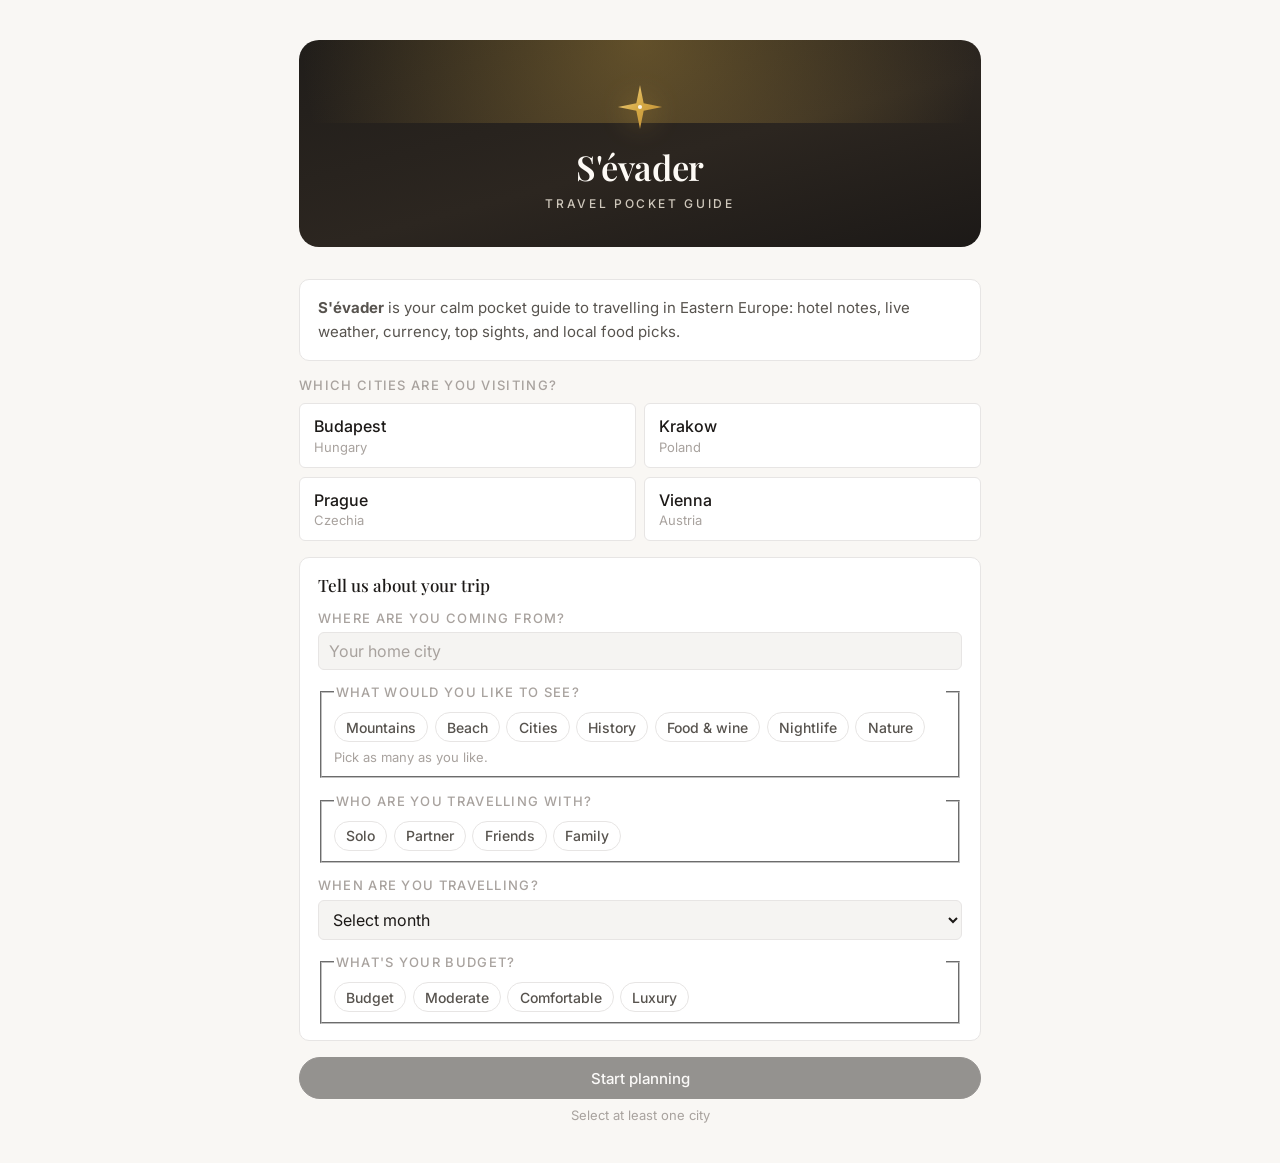
<file: index.html>
<!doctype html>
<html lang="en">
  <head>
    <meta charset="UTF-8" />
    <meta name="viewport" content="width=device-width, initial-scale=1.0" />
    <title>Eastern Europe Guide</title>
    <link rel="preconnect" href="https://fonts.googleapis.com" />
    <link rel="preconnect" href="https://fonts.gstatic.com" crossorigin />
    <link
      href="https://fonts.googleapis.com/css2?family=Inter:wght@400;500&family=Playfair+Display:ital,wght@0,500;1,400&display=swap"
      rel="stylesheet"
    />
    <link rel="stylesheet" href="styles.css" />
  </head>
  <body>
    <div class="guide-wrap">
      <div class="guide-shell">
        <section
          id="landing-view"
          class="landing-view app-view"
          aria-label="Trip setup"
        >
          <header class="brand-hero brand-hero--landing">
            <div class="brand-hero-glow" aria-hidden="true"></div>
            <span class="brand-compass" aria-hidden="true">
              <svg
                viewBox="0 0 100 100"
                fill="none"
                xmlns="http://www.w3.org/2000/svg"
              >
                <path
                  d="M50 2 L58 42 L98 50 L58 58 L50 98 L42 58 L2 50 L42 42 Z"
                  fill="url(#starGradLanding)"
                />
                <circle cx="50" cy="50" r="4.5" fill="#fff" opacity="0.85" />
                <defs>
                  <linearGradient
                    id="starGradLanding"
                    x1="2"
                    y1="2"
                    x2="98"
                    y2="98"
                    gradientUnits="userSpaceOnUse"
                  >
                    <stop offset="0" stop-color="#f3d38a" />
                    <stop offset="0.5" stop-color="#d4a843" />
                    <stop offset="1" stop-color="#b8863a" />
                  </linearGradient>
                </defs>
              </svg>
            </span>
            <h1 class="brand-wordmark">S'évader</h1>
            <p class="brand-tagline">Travel pocket guide</p>
          </header>

          <p class="landing-lead">
            <strong>S'évader</strong> is your calm pocket guide to travelling in
            Eastern Europe: hotel notes, live weather, currency, top sights, and
            local food picks.
          </p>

          <p class="landing-section-title">Which cities are you visiting?</p>
          <div
            class="landing-city-grid"
            id="landing-city-grid"
            role="group"
            aria-label="Select cities"
          >
            <button
              type="button"
              class="landing-city-card"
              data-city="budapest"
              aria-pressed="false"
            >
              <span class="landing-city-name">Budapest</span>
              <span class="landing-city-country">Hungary</span>
            </button>
            <button
              type="button"
              class="landing-city-card"
              data-city="krakow"
              aria-pressed="false"
            >
              <span class="landing-city-name">Krakow</span>
              <span class="landing-city-country">Poland</span>
            </button>
            <button
              type="button"
              class="landing-city-card"
              data-city="prague"
              aria-pressed="false"
            >
              <span class="landing-city-name">Prague</span>
              <span class="landing-city-country">Czechia</span>
            </button>
            <button
              type="button"
              class="landing-city-card"
              data-city="vienna"
              aria-pressed="false"
            >
              <span class="landing-city-name">Vienna</span>
              <span class="landing-city-country">Austria</span>
            </button>
          </div>

          <form
            class="landing-survey"
            id="trip-survey"
            aria-label="Trip preferences survey"
            novalidate
          >
            <h2 class="landing-survey-heading">Tell us about your trip</h2>

            <div class="survey-field">
              <label class="guide-label" for="trip-origin"
                >Where are you coming from?</label
              >
              <div class="survey-origin-wrap">
                <input
                  class="guide-field"
                  id="trip-origin"
                  name="origin"
                  type="text"
                  placeholder="Your home city"
                  autocomplete="off"
                />
                <ul
                  class="hotel-suggestions"
                  id="origin-suggest"
                  role="listbox"
                  aria-label="City suggestions"
                ></ul>
              </div>
            </div>

            <fieldset class="survey-field">
              <legend class="guide-label">What would you like to see?</legend>
              <div
                class="survey-chip-grid"
                id="survey-interests"
                role="group"
                aria-label="Trip interests"
              >
                <button
                  type="button"
                  class="survey-chip"
                  data-survey="interest"
                  data-value="mountains"
                  aria-pressed="false"
                >
                  Mountains
                </button>
                <button
                  type="button"
                  class="survey-chip"
                  data-survey="interest"
                  data-value="beach"
                  aria-pressed="false"
                >
                  Beach
                </button>
                <button
                  type="button"
                  class="survey-chip"
                  data-survey="interest"
                  data-value="cities"
                  aria-pressed="false"
                >
                  Cities
                </button>
                <button
                  type="button"
                  class="survey-chip"
                  data-survey="interest"
                  data-value="history"
                  aria-pressed="false"
                >
                  History
                </button>
                <button
                  type="button"
                  class="survey-chip"
                  data-survey="interest"
                  data-value="food"
                  aria-pressed="false"
                >
                  Food &amp; wine
                </button>
                <button
                  type="button"
                  class="survey-chip"
                  data-survey="interest"
                  data-value="nightlife"
                  aria-pressed="false"
                >
                  Nightlife
                </button>
                <button
                  type="button"
                  class="survey-chip"
                  data-survey="interest"
                  data-value="nature"
                  aria-pressed="false"
                >
                  Nature
                </button>
              </div>
              <p class="survey-hint">Pick as many as you like.</p>
            </fieldset>

            <fieldset class="survey-field">
              <legend class="guide-label">Who are you travelling with?</legend>
              <div
                class="survey-chip-grid"
                id="survey-companions"
                role="radiogroup"
                aria-label="Travel companions"
              >
                <button
                  type="button"
                  class="survey-chip"
                  data-survey="companions"
                  data-value="solo"
                  aria-pressed="false"
                >
                  Solo
                </button>
                <button
                  type="button"
                  class="survey-chip"
                  data-survey="companions"
                  data-value="partner"
                  aria-pressed="false"
                >
                  Partner
                </button>
                <button
                  type="button"
                  class="survey-chip"
                  data-survey="companions"
                  data-value="friends"
                  aria-pressed="false"
                >
                  Friends
                </button>
                <button
                  type="button"
                  class="survey-chip"
                  data-survey="companions"
                  data-value="family"
                  aria-pressed="false"
                >
                  Family
                </button>
              </div>
            </fieldset>

            <div class="survey-field">
              <label class="guide-label" for="trip-month"
                >When are you travelling?</label
              >
              <select class="guide-field" id="trip-month" name="travelMonth">
                <option value="">Select month</option>
                <option value="january">January</option>
                <option value="february">February</option>
                <option value="march">March</option>
                <option value="april">April</option>
                <option value="may">May</option>
                <option value="june">June</option>
                <option value="july">July</option>
                <option value="august">August</option>
                <option value="september">September</option>
                <option value="october">October</option>
                <option value="november">November</option>
                <option value="december">December</option>
              </select>
            </div>

            <fieldset class="survey-field">
              <legend class="guide-label">What's your budget?</legend>
              <div
                class="survey-chip-grid"
                id="survey-budget"
                role="radiogroup"
                aria-label="Trip budget"
              >
                <button
                  type="button"
                  class="survey-chip"
                  data-survey="budget"
                  data-value="budget"
                  aria-pressed="false"
                >
                  Budget
                </button>
                <button
                  type="button"
                  class="survey-chip"
                  data-survey="budget"
                  data-value="moderate"
                  aria-pressed="false"
                >
                  Moderate
                </button>
                <button
                  type="button"
                  class="survey-chip"
                  data-survey="budget"
                  data-value="comfortable"
                  aria-pressed="false"
                >
                  Comfortable
                </button>
                <button
                  type="button"
                  class="survey-chip"
                  data-survey="budget"
                  data-value="luxury"
                  aria-pressed="false"
                >
                  Luxury
                </button>
              </div>
            </fieldset>
          </form>

          <div class="landing-cta-wrap">
            <button
              type="button"
              class="landing-btn-primary"
              id="landing-start"
              disabled
            >
              Start planning
            </button>
            <p class="landing-hint" id="landing-hint">
              Select at least one city
            </p>
          </div>
        </section>

        <section
          id="guide-view"
          class="guide-view app-view hidden"
          aria-label="Trip guide"
        >
          <a
            class="topbar brand-hero brand-hero--compact"
            id="guide-topbar"
            href="about.html"
            aria-label="About S'évader"
          >
            <div class="brand-hero-glow" aria-hidden="true"></div>
            <span class="brand-compass" aria-hidden="true">
              <svg
                viewBox="0 0 100 100"
                fill="none"
                xmlns="http://www.w3.org/2000/svg"
              >
                <path
                  d="M50 2 L58 42 L98 50 L58 58 L50 98 L42 58 L2 50 L42 42 Z"
                  fill="url(#starGradTopbar)"
                />
                <circle cx="50" cy="50" r="4.5" fill="#fff" opacity="0.85" />
                <defs>
                  <linearGradient
                    id="starGradTopbar"
                    x1="2"
                    y1="2"
                    x2="98"
                    y2="98"
                    gradientUnits="userSpaceOnUse"
                  >
                    <stop offset="0" stop-color="#f3d38a" />
                    <stop offset="0.5" stop-color="#d4a843" />
                    <stop offset="1" stop-color="#b8863a" />
                  </linearGradient>
                </defs>
              </svg>
            </span>
            <span class="brand-wordmark">S'évader</span>
            <span class="brand-tagline">Your pocket guide to travel</span>
          </a>

          <div class="content">
            <!-- <section class="guide-title-card">
          <h1>Trip Guide • Budapest, Krakow, Prague, Vienna</h1>
          <p>Mobile-first itinerary notes with planning blocks, entrance fee lists, weather snapshot for August 2026, and local currency per city.</p>
        </section> -->

            <div class="guide-tabs-row">
              <button
                type="button"
                class="guide-btn save"
                id="change-cities"
              >
                Back to homepage
              </button>
            </div>

            <nav class="guide-tabs" role="tablist" aria-label="City tabs">
              <div
                class="tab active"
                role="tab"
                aria-selected="true"
                id="tab-budapest"
                data-city="budapest"
              >
                Budapest
              </div>
              <div
                class="tab"
                role="tab"
                aria-selected="false"
                id="tab-krakow"
                data-city="krakow"
              >
                Krakow
              </div>
              <div
                class="tab"
                role="tab"
                aria-selected="false"
                id="tab-prague"
                data-city="prague"
              >
                Prague
              </div>
              <div
                class="tab"
                role="tab"
                aria-selected="false"
                id="tab-vienna"
                data-city="vienna"
              >
                Vienna
              </div>
            </nav>

            <main class="guide-panel">
              <section
                class="guide-section"
                id="budapest"
                data-city="budapest"
                aria-hidden="false"
              >
                <div class="guide-card city-intro">
                  <h2 class="city-intro-title">Welcome to Budapest!</h2>
                  <p class="city-intro-transit" id="transitNote-budapest"></p>
                  <p class="city-intro-blurb">
                    Split by the Danube into hilly Buda and flat, buzzing Pest,
                    Hungary's capital pairs grand thermal baths and ornate Art
                    Nouveau architecture with a gritty, after-dark ruin bar
                    scene. Expect paprika-laced comfort food, a soaking-hot bath
                    house any time of year, and river views that look best lit
                    up after sunset.
                  </p>
                </div>
                <div class="guide-grid">
                  <div class="guide-card">
                    <div class="guide-kicker">Hotel</div>
                    <label class="guide-label" for="hotelName-budapest"
                      >Hotel name</label
                    >
                    <div class="hotel-field-wrap">
                      <input
                        class="guide-field plan-field hotel-name-field"
                        id="hotelName-budapest"
                        data-city="budapest"
                        data-field="hotelName"
                        type="text"
                        placeholder="Danubia Hotel Budapest"
                        autocomplete="off"
                      />
                      <ul
                        class="hotel-suggestions"
                        id="hotelSuggest-budapest"
                        role="listbox"
                        aria-label="Hotel suggestions"
                      ></ul>
                    </div>

                    <label class="guide-label" for="hotelAddress-budapest"
                      >Hotel address</label
                    >
                    <input
                      class="guide-field plan-field"
                      id="hotelAddress-budapest"
                      data-city="budapest"
                      data-field="hotelAddress"
                      type="text"
                      placeholder="District, street, postal code"
                    />
                    <div class="hotel-dates">
                      <div>
                        <label class="guide-label" for="checkIn-budapest"
                          >Check-in</label
                        >
                        <input
                          class="guide-field plan-field"
                          id="checkIn-budapest"
                          data-city="budapest"
                          data-field="checkIn"
                          type="date"
                        />
                      </div>
                      <div>
                        <label class="guide-label" for="checkOut-budapest"
                          >Check-out</label
                        >
                        <input
                          class="guide-field plan-field"
                          id="checkOut-budapest"
                          data-city="budapest"
                          data-field="checkOut"
                          type="date"
                        />
                      </div>
                    </div>

                    <div class="guide-actions">
                      <button
                        class="guide-btn save"
                        data-action="save"
                        data-city="budapest"
                        type="button"
                      >
                        Save
                      </button>
                      <button
                        class="guide-btn"
                        data-action="load"
                        data-city="budapest"
                        type="button"
                      >
                        Load saved
                      </button>
                      <button
                        class="guide-btn"
                        data-action="clear"
                        data-city="budapest"
                        type="button"
                      >
                        Clear
                      </button>
                    </div>
                    <p class="guide-status" id="status-budapest">
                      No saved draft
                    </p>
                    <div class="hotel-map-wrap">
                      <iframe
                        class="hotel-map"
                        id="hotelMap-budapest"
                        title="Hotel location — Budapest"
                        loading="lazy"
                        referrerpolicy="no-referrer-when-downgrade"
                        allowfullscreen
                      ></iframe>
                    </div>
                    <div
                      class="transport-hubs"
                      id="transport-budapest"
                      aria-label="Airport and train station"
                    ></div>
                  </div>

                  <div class="guide-card weather-card">
                    <div class="guide-kicker">Weather</div>
                    <h3>Weather overview</h3>
                    <div id="forecast-budapest" class="weather-loading">
                      Loading forecast…
                    </div>
                    <p
                      class="weather-climate-note"
                      id="climateNote-budapest"
                    ></p>
                  </div>

                  <div class="guide-card currency-card">
                    <div class="guide-kicker">Currency</div>
                    <h3>Currency</h3>
                    <p class="guide-meta" id="currency-budapest"></p>
                    <div class="guide-converter">
                      <label class="guide-label" for="convert-budapest"
                        >Convert to €</label
                      >
                      <input
                        class="guide-field guide-convert-input"
                        id="convert-budapest"
                        data-city="budapest"
                        inputmode="decimal"
                        type="number"
                        min="0"
                        step="0.01"
                        placeholder="Amount in HUF"
                      />
                      <p class="guide-convert-result">
                        = <strong id="converted-budapest">€—</strong>
                      </p>
                      <p class="guide-rate-note" id="rate-budapest"></p>
                    </div>
                    <div
                      class="currency-extra"
                      id="currencyExtra-budapest"
                    ></div>
                  </div>
                </div>

                <div class="guide-card">
                  <div class="guide-kicker">Sights & entrance fees</div>
                  <h3>What to visit</h3>
                  <h4>Top sights</h4>
                  <div
                    class="sight-picks"
                    aria-label="Featured sights in Budapest"
                  >
                    <article class="sight-pick">
                      <img
                        class="sight-pick-img"
                        src="images/budapest-fishermans-bastion.jpg"
                        alt="Fisherman's Bastion, Budapest"
                      />
                      <div class="sight-pick-name">Fisherman’s Bastion</div>
                      <p class="sight-pick-desc">
                        Fairytale terraces and turrets on Castle Hill—classic
                        sunrise or sunset spot over the bridges.
                      </p>
                      <a
                        class="sight-pick-maps"
                        href="https://www.google.com/maps/search/?api=1&amp;query=Fisherman%27s%20Bastion%2C%20Budapest"
                        target="_blank"
                        rel="noopener noreferrer"
                        >Google Maps</a
                      >
                    </article>
                    <article class="sight-pick">
                      <img
                        class="sight-pick-img"
                        src="images/budapest-buda-castle.jpg"
                        alt="Buda Castle, Budapest"
                      />
                      <div class="sight-pick-name">Buda Castle</div>
                      <p class="sight-pick-desc">
                        Castle district palace complex with museums, courtyards,
                        and views over the Danube to Pest.
                      </p>
                      <a
                        class="sight-pick-maps"
                        href="https://www.google.com/maps/search/?api=1&amp;query=Buda%20Castle%2C%20Budapest"
                        target="_blank"
                        rel="noopener noreferrer"
                        >Google Maps</a
                      >
                    </article>
                    <article class="sight-pick">
                      <img
                        class="sight-pick-img"
                        src="images/budapest-hungarian-parliament.jpg"
                        alt="Hungarian Parliament Building, Budapest"
                      />
                      <div class="sight-pick-name">Hungarian Parliament</div>
                      <p class="sight-pick-desc">
                        Neo-Gothic riverside landmark; guided tours show the
                        cupola hall when parliament is not in session.
                      </p>
                      <a
                        class="sight-pick-maps"
                        href="https://www.google.com/maps/search/?api=1&amp;query=Hungarian%20Parliament%20Building%2C%20Budapest"
                        target="_blank"
                        rel="noopener noreferrer"
                        >Google Maps</a
                      >
                    </article>
                    <article class="sight-pick">
                      <img
                        class="sight-pick-img"
                        src="images/budapest-danube-river.jpg"
                        alt="Danube River, Budapest"
                      />
                      <div class="sight-pick-name">Danube River</div>
                      <p class="sight-pick-desc">
                        Walk the embankments between bridges, or cross on foot
                        for the full Pest↔Buda panorama.
                      </p>
                      <a
                        class="sight-pick-maps"
                        href="https://www.google.com/maps/search/?api=1&amp;query=Danube%20River%20Chain%20Bridge%20Budapest"
                        target="_blank"
                        rel="noopener noreferrer"
                        >Google Maps</a
                      >
                    </article>
                  </div>
                  <div class="guide-table-wrap">
                    <table class="guide-forms">
                      <thead>
                        <tr>
                          <th>Sight</th>
                          <th>Entrance fee</th>
                        </tr>
                      </thead>
                      <tbody id="sights-budapest"></tbody>
                    </table>
                  </div>
                </div>

                <div class="guide-card">
                  <div class="guide-kicker">Food & drink</div>
                  <h3>Local cuisine</h3>
                  <p class="guide-meta guide-food-lede">
                    Hungarian cuisine is characterized by its bold, hearty
                    flavors and the generous use of Hungarian paprika, sour
                    cream, and onion. It is a rich, meat-heavy cuisine often
                    considered the spiciest in Europe.
                  </p>
                  <p class="carousel-hint">Swipe to explore →</p>
                  <div
                    class="food-picks food-picks--carousel"
                    aria-label="Budapest food and drink picks"
                  >
                    <article class="food-pick">
                      <img
                        class="food-pick-img"
                        src="images/budapest-gulas.jpg"
                        alt="Gulyás — paprika beef soup, Budapest"
                      />
                      <div class="food-pick-name">Gulyás</div>
                      <p class="food-pick-desc">
                        Paprika beef soup with roots—not the thick “goulash”
                        stew abroad.
                      </p>
                    </article>
                    <article class="food-pick">
                      <img
                        class="food-pick-img"
                        src="images/budapest-halaszle.jpg"
                        alt="Halászlé — fisherman's soup, Budapest"
                      />
                      <div class="food-pick-name">Halászlé</div>
                      <p class="food-pick-desc">
                        Bright, peppery fisherman's soup with carp or catfish;
                        Szeged-style is famous.
                      </p>
                    </article>
                    <article class="food-pick">
                      <img
                        class="food-pick-img"
                        src="images/budapest-porkolt.jpg"
                        alt="Pörkölt & nokedli — meat ragù with dumplings, Budapest"
                      />
                      <div class="food-pick-name">Pörkölt & nokedli</div>
                      <p class="food-pick-desc">
                        Slow-cooked meat ragù with hand-torn egg dumplings; kin
                        to paprikás csirke.
                      </p>
                    </article>
                    <article class="food-pick">
                      <img
                        class="food-pick-img"
                        src="images/budapest-langos.jpg"
                        alt="Lángos — fried dough with garlic and cheese, Budapest"
                      />
                      <div class="food-pick-name">Lángos</div>
                      <p class="food-pick-desc">
                        Crisp fried dough, garlic rub, then tejföl and grated
                        cheese—market staple.
                      </p>
                    </article>
                    <article class="food-pick">
                      <img
                        class="food-pick-img"
                        src="images/budapest-kurtoskalacs.jpg"
                        alt="Kürtőskalács — chimney cake, Budapest"
                      />
                      <div class="food-pick-name">Kürtőskalács</div>
                      <p class="food-pick-desc">
                        Chimney cake from embers: caramelized sugar, cinnamon,
                        or crushed nuts.
                      </p>
                    </article>
                    <article class="food-pick">
                      <img
                        class="food-pick-img"
                        src="images/budapest-froccs.jpg"
                        alt="Fröccs & ruin bars — wine spritzer culture, Budapest"
                      />
                      <div class="food-pick-name">Fröccs & ruin bars</div>
                      <p class="food-pick-desc">
                        Wine spritzer culture in the Jewish Quarter—courtyards,
                        DJs, and local craft taps.
                      </p>
                    </article>
                  </div>
                </div>

                <div class="guide-card">
                  <div class="guide-kicker">Ruin Bars</div>
                  <h3>Budapest ruin bars</h3>
                  <p class="guide-meta guide-food-lede">
                    A ruin bar (or ruin pub) is a unique type of nightlife venue
                    built inside abandoned, decaying buildings, factories, or
                    apartment complexes. Originating in Budapest, Hungary, they
                    are known for their eclectic, "controlled chaos" aesthetic.
                  </p>
                  <p class="carousel-hint">Swipe to explore →</p>
                  <div class="food-picks food-picks--carousel" aria-label="Budapest ruin bar picks">
                    <article class="food-pick">
                      <img
                        class="food-pick-img"
                        src="images/budapest-szimpla-kert.jpg"
                        alt="Szimpla Kert — original ruin bar, Budapest"
                      />
                      <div class="food-pick-name">Szimpla Kert</div>
                      <p class="food-pick-desc">
                        The original and most famous ruin bar—plants, bikes
                        hanging from ceilings, Sunday farmers’ market, and live
                        music spilling into the courtyard.
                      </p>
                    </article>
                    <article class="food-pick">
                      <img
                        class="food-pick-img"
                        src="images/budapest-mazel-tov.jpg"
                        alt="Mazel Tov — polished ruin bar with garden, Budapest"
                      />
                      <div class="food-pick-name">Mazel Tov</div>
                      <p class="food-pick-desc">
                        A more polished take on the ruin aesthetic—glass-roofed
                        garden courtyard, Middle Eastern small plates, and craft
                        cocktails alongside the usual fröccs.
                      </p>
                    </article>
                    <article class="food-pick">
                      <img
                        class="food-pick-img"
                        src="images/budapest-elleszto.jpg"
                        alt="Éllesztő — craft beer garden, Budapest"
                      />
                      <div class="food-pick-name">Éllesztő</div>
                      <p class="food-pick-desc">
                        Craft-beer garden in a converted factory in the Ninth
                        District with rotating taps, food trucks. Their sister
                        bar, Élesztő Terasz, is a casual rooftop location on the
                        Buda side.
                      </p>
                    </article>
                  </div>
                </div>

                <div class="guide-card language-card">
                  <div class="guide-kicker">Local phrasebook</div>
                  <p class="guide-meta language-intro" id="languageIntro-budapest"></p>
                  <div class="guide-table-wrap">
                    <table class="guide-forms phrase-table">
                      <thead>
                        <tr>
                          <th>English</th>
                          <th>Local phrase</th>
                          <th>Say it like</th>
                        </tr>
                      </thead>
                      <tbody id="phrases-budapest"></tbody>
                    </table>
                  </div>

                  <div class="translate-widget">
                    <div class="translate-widget-title">🌐 Quick translator</div>
                    <form id="translateForm-budapest" class="translate-form">
                      <div class="translate-direction">
                        <span id="translateFromLabel-budapest"></span>
                        <button
                          type="button"
                          id="translateSwap-budapest"
                          class="translate-swap"
                          aria-label="Swap translation direction"
                        >
                          ⇄
                        </button>
                        <span id="translateToLabel-budapest"></span>
                      </div>
                      <input
                        class="guide-field translate-input"
                        id="translateInput-budapest"
                        type="text"
                        placeholder="Type a word or phrase…"
                        autocomplete="off"
                      />
                      <button type="submit" class="guide-btn save translate-submit">
                        Translate
                      </button>
                    </form>
                    <p class="translate-output" id="translateOutput-budapest"></p>
                  </div>
                </div>
              </section>

              <section
                class="guide-section"
                id="krakow"
                data-city="krakow"
                aria-hidden="true"
              >
                <div class="guide-card city-intro">
                  <h2 class="city-intro-title">Welcome to Krakow!</h2>
                  <p class="city-intro-transit" id="transitNote-krakow"></p>
                  <p class="city-intro-blurb">
                    Poland's former royal capital survived World War II almost
                    untouched, leaving one of Europe's best-preserved medieval
                    Old Towns. Wander the vast Rynek Główny market square,
                    explore the Jewish quarter of Kazimierz, and take a sobering
                    day trip to Auschwitz-Birkenau or the underground chambers
                    of the Wieliczka Salt Mine.
                  </p>
                </div>
                <div class="guide-grid">
                  <div class="guide-card">
                    <div class="guide-kicker">Hotel</div>
                    <label class="guide-label" for="hotelName-krakow"
                      >Hotel name</label
                    >
                    <div class="hotel-field-wrap">
                      <input
                        class="guide-field plan-field hotel-name-field"
                        id="hotelName-krakow"
                        data-city="krakow"
                        data-field="hotelName"
                        type="text"
                        placeholder="The Royal Hotel Krakow"
                        autocomplete="off"
                      />
                      <ul
                        class="hotel-suggestions"
                        id="hotelSuggest-krakow"
                        role="listbox"
                        aria-label="Hotel suggestions"
                      ></ul>
                    </div>

                    <label class="guide-label" for="hotelAddress-krakow"
                      >Hotel address</label
                    >
                    <input
                      class="guide-field plan-field"
                      id="hotelAddress-krakow"
                      data-city="krakow"
                      data-field="hotelAddress"
                      type="text"
                      placeholder="Main square, district, postal code"
                    />
                    <div class="hotel-dates">
                      <div>
                        <label class="guide-label" for="checkIn-krakow"
                          >Check-in</label
                        >
                        <input
                          class="guide-field plan-field"
                          id="checkIn-krakow"
                          data-city="krakow"
                          data-field="checkIn"
                          type="date"
                        />
                      </div>
                      <div>
                        <label class="guide-label" for="checkOut-krakow"
                          >Check-out</label
                        >
                        <input
                          class="guide-field plan-field"
                          id="checkOut-krakow"
                          data-city="krakow"
                          data-field="checkOut"
                          type="date"
                        />
                      </div>
                    </div>

                    <div class="guide-actions">
                      <button
                        class="guide-btn save"
                        data-action="save"
                        data-city="krakow"
                        type="button"
                      >
                        Save
                      </button>
                      <button
                        class="guide-btn"
                        data-action="load"
                        data-city="krakow"
                        type="button"
                      >
                        Load saved
                      </button>
                      <button
                        class="guide-btn"
                        data-action="clear"
                        data-city="krakow"
                        type="button"
                      >
                        Clear
                      </button>
                    </div>
                    <p class="guide-status" id="status-krakow">
                      No saved draft
                    </p>
                    <div class="hotel-map-wrap">
                      <iframe
                        class="hotel-map"
                        id="hotelMap-krakow"
                        title="Hotel location — Krakow"
                        loading="lazy"
                        referrerpolicy="no-referrer-when-downgrade"
                        allowfullscreen
                      ></iframe>
                    </div>
                    <div
                      class="transport-hubs"
                      id="transport-krakow"
                      aria-label="Airport and train station"
                    ></div>
                  </div>

                  <div class="guide-card weather-card">
                    <div class="guide-kicker">Weather</div>
                    <h3>Weather overview</h3>
                    <div id="forecast-krakow" class="weather-loading">
                      Loading forecast…
                    </div>
                    <p class="weather-climate-note" id="climateNote-krakow"></p>
                  </div>

                  <div class="guide-card currency-card">
                    <div class="guide-kicker">Currency</div>
                    <h3>Currency</h3>
                    <p class="guide-meta" id="currency-krakow"></p>
                    <div class="guide-converter">
                      <label class="guide-label" for="convert-krakow"
                        >Convert to €</label
                      >
                      <input
                        class="guide-field guide-convert-input"
                        id="convert-krakow"
                        data-city="krakow"
                        inputmode="decimal"
                        type="number"
                        min="0"
                        step="0.01"
                        placeholder="Amount in PLN"
                      />
                      <p class="guide-convert-result">
                        = <strong id="converted-krakow">€—</strong>
                      </p>
                      <p class="guide-rate-note" id="rate-krakow"></p>
                    </div>
                    <div class="currency-extra" id="currencyExtra-krakow"></div>
                  </div>
                </div>

                <div class="guide-card">
                  <div class="guide-kicker">Sights & entrance fees</div>
                  <h3>What to visit</h3>
                  <h4>Top sights</h4>
                  <div
                    class="sight-picks"
                    aria-label="Featured sights in Kraków"
                  >
                    <article class="sight-pick">
                      <img
                        class="sight-pick-img"
                        src="images/krakow-rynek-glowny.jpg"
                        alt="Rynek Główny, Kraków"
                      />
                      <div class="sight-pick-name">Rynek Główny</div>
                      <p class="sight-pick-desc">
                        Europe’s largest medieval market square—Sukiennice,
                        cafés, and the rhythm of the Old Town.
                      </p>
                      <a
                        class="sight-pick-maps"
                        href="https://www.google.com/maps/search/?api=1&amp;query=Rynek%20G%C5%82%C3%B3wny%2C%20Krak%C3%B3w"
                        target="_blank"
                        rel="noopener noreferrer"
                        >Google Maps</a
                      >
                    </article>
                    <article class="sight-pick">
                      <img
                        class="sight-pick-img"
                        src="images/krakow-wawel-castle.jpg"
                        alt="Wawel Royal Castle, Kraków"
                      />
                      <div class="sight-pick-name">Wawel Royal Castle</div>
                      <p class="sight-pick-desc">
                        Hilltop cathedral, royal apartments, and courtyards with
                        views over the Vistula.
                      </p>
                      <a
                        class="sight-pick-maps"
                        href="https://www.google.com/maps/search/?api=1&amp;query=Wawel%20Royal%20Castle%2C%20Krak%C3%B3w"
                        target="_blank"
                        rel="noopener noreferrer"
                        >Google Maps</a
                      >
                    </article>
                    <article class="sight-pick">
                      <img
                        class="sight-pick-img"
                        src="images/krakow-st-marys-basilica.jpg"
                        alt="St. Mary's Basilica, Kraków"
                      />
                      <div class="sight-pick-name">Basilica</div>
                      <p class="sight-pick-desc">
                        St. Mary’s on Rynek—Gothic interior, Veit Stoss
                        altarpiece, and the hourly hejnał trumpet call.
                      </p>
                      <a
                        class="sight-pick-maps"
                        href="https://www.google.com/maps/search/?api=1&amp;query=St.%20Mary%27s%20Basilica%20Krak%C3%B3w"
                        target="_blank"
                        rel="noopener noreferrer"
                        >Google Maps</a
                      >
                    </article>
                    <article class="sight-pick">
                      <img
                        class="sight-pick-img"
                        src="images/krakow-wieliczka-salt-mine.jpg"
                        alt="Wieliczka Salt Mine, Kraków"
                      />
                      <div class="sight-pick-name">Salt mine</div>
                      <p class="sight-pick-desc">
                        Wieliczka’s underground chapels and timber
                        passages—allow a half day; book timed entry and
                        transport.
                      </p>
                      <a
                        class="sight-pick-maps"
                        href="https://www.google.com/maps/search/?api=1&amp;query=Wieliczka%20Salt%20Mine"
                        target="_blank"
                        rel="noopener noreferrer"
                        >Google Maps</a
                      >
                    </article>
                  </div>
                  <div class="guide-table-wrap">
                    <table class="guide-forms">
                      <thead>
                        <tr>
                          <th>Sight</th>
                          <th>Entrance fee</th>
                        </tr>
                      </thead>
                      <tbody id="sights-krakow"></tbody>
                    </table>
                  </div>
                </div>

                <div class="guide-card">
                  <div class="guide-kicker">Food & drink</div>
                  <h3>Local cuisine</h3>
                  <p class="guide-meta guide-food-lede">
                    Małopolska cooking leans sour and savory: rye starters,
                    forest mushrooms, cabbage, and smoked highland cheese—Rynek
                    stalls and Kazimierz cellars are made for grazing.
                  </p>
                  <p class="carousel-hint">Swipe to explore →</p>
                  <div
                    class="food-picks food-picks--carousel"
                    aria-label="Kraków food and drink picks"
                  >
                    <article class="food-pick">
                      <img
                        class="food-pick-img"
                        src="images/krakow-pierogi.jpg"
                        alt="Pierogi — filled dumplings, Kraków"
                      />
                      <div class="food-pick-name">Pierogi</div>
                      <p class="food-pick-desc">
                        Filled dumplings—ruskie potato-cheese,
                        sauerkraut-mushroom, or sweet bilberry for dessert.
                      </p>
                    </article>
                    <article class="food-pick">
                      <img
                        class="food-pick-img"
                        src="images/krakow-zurek.jpg"
                        alt="Żurek — sour rye soup with sausage, Kraków"
                      />
                      <div class="food-pick-name">Żurek</div>
                      <p class="food-pick-desc">
                        Sour rye soup with white sausage and egg—often ladled
                        into an edible bread bowl.
                      </p>
                    </article>
                    <article class="food-pick">
                      <img
                        class="food-pick-img"
                        src="images/krakow-bigos.jpg"
                        alt="Bigos — hunter's stew, Kraków"
                      />
                      <div class="food-pick-name">Bigos</div>
                      <p class="food-pick-desc">
                        Hunter’s stew of sauerkraut, fresh cabbage, meats, and
                        prunes—better after a day of reheating.
                      </p>
                    </article>
                    <article class="food-pick">
                      <img
                        class="food-pick-img"
                        src="images/krakow-obwarzanek.jpg"
                        alt="Obwarzanek — chewy braided ring, Kraków"
                      />
                      <div class="food-pick-name">Obwarzanek</div>
                      <p class="food-pick-desc">
                        Chewy braided ring, boiled then baked—sprinkled with
                        poppy, sesame, or salt; Kraków’s street signature.
                      </p>
                    </article>
                    <article class="food-pick">
                      <img
                        class="food-pick-img"
                        src="images/krakow-zapiekanka.jpg"
                        alt="Zapiekanka — toasted baguette with mushrooms and cheese, Kraków"
                      />
                      <div class="food-pick-name">Zapiekanka</div>
                      <p class="food-pick-desc">
                        Halved baguette toasted with mushrooms, cheese, and
                        ketchup—late-night fuel from Plac Nowy kiosks.
                      </p>
                    </article>
                    <article class="food-pick">
                      <img
                        class="food-pick-img"
                        src="images/krakow-oscypek.jpg"
                        alt="Oscypek — smoked sheep's-milk cheese, Kraków"
                      />
                      <div class="food-pick-name">Oscypek</div>
                      <p class="food-pick-desc">
                        Smoked sheep’s-milk cheese from the Tatras—grilled and
                        served with cranberry jam at markets.
                      </p>
                    </article>
                  </div>
                </div>

                <div class="guide-card language-card">
                  <div class="guide-kicker">Local phrasebook</div>
                  <p class="guide-meta language-intro" id="languageIntro-krakow"></p>
                  <div class="guide-table-wrap">
                    <table class="guide-forms phrase-table">
                      <thead>
                        <tr>
                          <th>English</th>
                          <th>Local phrase</th>
                          <th>Say it like</th>
                        </tr>
                      </thead>
                      <tbody id="phrases-krakow"></tbody>
                    </table>
                  </div>

                  <div class="translate-widget">
                    <div class="translate-widget-title">🌐 Quick translator</div>
                    <form id="translateForm-krakow" class="translate-form">
                      <div class="translate-direction">
                        <span id="translateFromLabel-krakow"></span>
                        <button
                          type="button"
                          id="translateSwap-krakow"
                          class="translate-swap"
                          aria-label="Swap translation direction"
                        >
                          ⇄
                        </button>
                        <span id="translateToLabel-krakow"></span>
                      </div>
                      <input
                        class="guide-field translate-input"
                        id="translateInput-krakow"
                        type="text"
                        placeholder="Type a word or phrase…"
                        autocomplete="off"
                      />
                      <button type="submit" class="guide-btn save translate-submit">
                        Translate
                      </button>
                    </form>
                    <p class="translate-output" id="translateOutput-krakow"></p>
                  </div>
                </div>
              </section>

              <section
                class="guide-section"
                id="prague"
                data-city="prague"
                aria-hidden="true"
              >
                <div class="guide-card city-intro">
                  <h2 class="city-intro-title">Welcome to Prague!</h2>
                  <p class="city-intro-transit" id="transitNote-prague"></p>
                  <p class="city-intro-blurb">
                    The Czech capital's fairy-tale skyline of spires, a
                    centuries-old castle, and the Vltava River crossed by
                    Charles Bridge have made it one of Europe's most
                    photographed cities. Cobbled lanes lead from the
                    Astronomical Clock to hearty pub fare and some of the best
                    (and cheapest) beer on the continent.
                  </p>
                </div>
                <div class="guide-grid">
                  <div class="guide-card">
                    <div class="guide-kicker">Hotel</div>
                    <label class="guide-label" for="hotelName-prague"
                      >Hotel name</label
                    >
                    <div class="hotel-field-wrap">
                      <input
                        class="guide-field plan-field hotel-name-field"
                        id="hotelName-prague"
                        data-city="prague"
                        data-field="hotelName"
                        type="text"
                        placeholder="Prague City Hotel"
                        autocomplete="off"
                      />
                      <ul
                        class="hotel-suggestions"
                        id="hotelSuggest-prague"
                        role="listbox"
                        aria-label="Hotel suggestions"
                      ></ul>
                    </div>

                    <label class="guide-label" for="hotelAddress-prague"
                      >Hotel address</label
                    >
                    <input
                      class="guide-field plan-field"
                      id="hotelAddress-prague"
                      data-city="prague"
                      data-field="hotelAddress"
                      type="text"
                      placeholder="Old Town, district, postal code"
                    />
                    <div class="hotel-dates">
                      <div>
                        <label class="guide-label" for="checkIn-prague"
                          >Check-in</label
                        >
                        <input
                          class="guide-field plan-field"
                          id="checkIn-prague"
                          data-city="prague"
                          data-field="checkIn"
                          type="date"
                        />
                      </div>
                      <div>
                        <label class="guide-label" for="checkOut-prague"
                          >Check-out</label
                        >
                        <input
                          class="guide-field plan-field"
                          id="checkOut-prague"
                          data-city="prague"
                          data-field="checkOut"
                          type="date"
                        />
                      </div>
                    </div>

                    <div class="guide-actions">
                      <button
                        class="guide-btn save"
                        data-action="save"
                        data-city="prague"
                        type="button"
                      >
                        Save
                      </button>
                      <button
                        class="guide-btn"
                        data-action="load"
                        data-city="prague"
                        type="button"
                      >
                        Load saved
                      </button>
                      <button
                        class="guide-btn"
                        data-action="clear"
                        data-city="prague"
                        type="button"
                      >
                        Clear
                      </button>
                    </div>
                    <p class="guide-status" id="status-prague">
                      No saved draft
                    </p>
                    <div class="hotel-map-wrap">
                      <iframe
                        class="hotel-map"
                        id="hotelMap-prague"
                        title="Hotel location — Prague"
                        loading="lazy"
                        referrerpolicy="no-referrer-when-downgrade"
                        allowfullscreen
                      ></iframe>
                    </div>
                    <div
                      class="transport-hubs"
                      id="transport-prague"
                      aria-label="Airport and train station"
                    ></div>
                  </div>

                  <div class="guide-card weather-card">
                    <div class="guide-kicker">Weather</div>
                    <h3>Weather overview</h3>
                    <div id="forecast-prague" class="weather-loading">
                      Loading forecast…
                    </div>
                    <p class="weather-climate-note" id="climateNote-prague"></p>
                  </div>

                  <div class="guide-card currency-card">
                    <div class="guide-kicker">Currency</div>
                    <h3>Currency</h3>
                    <p class="guide-meta" id="currency-prague"></p>
                    <div class="guide-converter">
                      <label class="guide-label" for="convert-prague"
                        >Convert to €</label
                      >
                      <input
                        class="guide-field guide-convert-input"
                        id="convert-prague"
                        data-city="prague"
                        inputmode="decimal"
                        type="number"
                        min="0"
                        step="0.01"
                        placeholder="Amount in CZK"
                      />
                      <p class="guide-convert-result">
                        = <strong id="converted-prague">€—</strong>
                      </p>
                      <p class="guide-rate-note" id="rate-prague"></p>
                    </div>
                    <div class="currency-extra" id="currencyExtra-prague"></div>
                  </div>
                </div>

                <div class="guide-card">
                  <div class="guide-kicker">Sights & entrance fees</div>
                  <h3>What to visit</h3>
                  <h4>Top sights</h4>
                  <div
                    class="sight-picks"
                    aria-label="Featured sights in Prague"
                  >
                    <article class="sight-pick">
                      <img
                        class="sight-pick-img"
                        src="images/prague-castle.jpg"
                        alt="Prague Castle, Prague"
                      />
                      <div class="sight-pick-name">Prague Castle</div>
                      <p class="sight-pick-desc">
                        Hradčany complex—St. Vitus Cathedral, Golden Lane, and
                        terraces over red roofs and the river.
                      </p>
                      <a
                        class="sight-pick-maps"
                        href="https://www.google.com/maps/search/?api=1&amp;query=Prague%20Castle%2C%20Prague"
                        target="_blank"
                        rel="noopener noreferrer"
                        >Google Maps</a
                      >
                    </article>
                    <article class="sight-pick">
                      <img
                        class="sight-pick-img"
                        src="images/prague-astronomical-clock.jpg"
                        alt="Astronomical Clock, Prague"
                      />
                      <div class="sight-pick-name">Astronomical Clock</div>
                      <p class="sight-pick-desc">
                        Medieval orloj on the Old Town Hall—crowds gather on the
                        hour for apostles in the windows.
                      </p>
                      <a
                        class="sight-pick-maps"
                        href="https://www.google.com/maps/search/?api=1&amp;query=Prague%20Astronomical%20Clock%20Old%20Town%20Hall"
                        target="_blank"
                        rel="noopener noreferrer"
                        >Google Maps</a
                      >
                    </article>
                    <article class="sight-pick">
                      <img
                        class="sight-pick-img"
                        src="images/prague-charles-bridge.jpg"
                        alt="Charles Bridge, Prague"
                      />
                      <div class="sight-pick-name">Prague bridge</div>
                      <p class="sight-pick-desc">
                        Charles Bridge—baroque statues, buskers, and sunrise
                        views between Old Town and Malá Strana.
                      </p>
                      <a
                        class="sight-pick-maps"
                        href="https://www.google.com/maps/search/?api=1&amp;query=Charles%20Bridge%2C%20Prague"
                        target="_blank"
                        rel="noopener noreferrer"
                        >Google Maps</a
                      >
                    </article>
                    <article class="sight-pick">
                      <img
                        class="sight-pick-img"
                        src="images/prague-old-town-square.jpg"
                        alt="Old Town Square, Prague"
                      />
                      <div class="sight-pick-name">Old Town Square</div>
                      <p class="sight-pick-desc">
                        Staroměstské náměstí—Týn Church spires, cafés, and the
                        hub between the clock and Jewish Quarter walks.
                      </p>
                      <a
                        class="sight-pick-maps"
                        href="https://www.google.com/maps/search/?api=1&amp;query=Old%20Town%20Square%20Prague"
                        target="_blank"
                        rel="noopener noreferrer"
                        >Google Maps</a
                      >
                    </article>
                  </div>
                  <div class="guide-table-wrap">
                    <table class="guide-forms">
                      <thead>
                        <tr>
                          <th>Sight</th>
                          <th>Entrance fee</th>
                        </tr>
                      </thead>
                      <tbody id="sights-prague"></tbody>
                    </table>
                  </div>
                </div>

                <div class="guide-card">
                  <div class="guide-kicker">Food & drink</div>
                  <h3>Local cuisine</h3>
                  <p class="guide-meta guide-food-lede">
                    Bohemian cooking is built on knedlíky (dumplings), slow
                    meats, and caraway-scented sauces—pair plates with
                    tank-drawn pale lager from Czech breweries.
                  </p>
                  <p class="carousel-hint">Swipe to explore →</p>
                  <div
                    class="food-picks food-picks--carousel"
                    aria-label="Prague food and drink picks"
                  >
                    <article class="food-pick">
                      <img
                        class="food-pick-img"
                        src="images/prague-svickova.jpg"
                        alt="Svíčková — marinated beef in creamy sauce, Prague"
                      />
                      <div class="food-pick-name">Svíčková</div>
                      <p class="food-pick-desc">
                        Marinated beef in creamy root-vegetable sauce,
                        cranberry, and bread dumplings—a Sunday-lunch icon.
                      </p>
                    </article>
                    <article class="food-pick">
                      <img
                        class="food-pick-img"
                        src="images/prague-vepro-knedlo-zelo.jpg"
                        alt="Vepřo knedlo zelo — roast pork, dumplings, sauerkraut, Prague"
                      />
                      <div class="food-pick-name">Vepřo knedlo zelo</div>
                      <p class="food-pick-desc">
                        Roast pork, bread dumplings, and stewed sauerkraut—the
                        Czech comfort trinity on every pub menu.
                      </p>
                    </article>
                    <article class="food-pick">
                      <img
                        class="food-pick-img"
                        src="images/prague-gulas.jpg"
                        alt="Guláš — paprika beef stew, Prague"
                      />
                      <div class="food-pick-name">Guláš</div>
                      <p class="food-pick-desc">
                        Paprika-rich beef stew, thicker than Hungarian
                        soup—sopped up with knedlíky or rye bread.
                      </p>
                    </article>
                    <article class="food-pick">
                      <img
                        class="food-pick-img"
                        src="images/prague-smazeny-syr.jpg"
                        alt="Smažený sýr — fried cheese, Prague"
                      />
                      <div class="food-pick-name">Smažený sýr</div>
                      <p class="food-pick-desc">
                        Breaded fried Edam or Hermelín with tartar sauce and
                        chips—beer-hall guilty pleasure.
                      </p>
                    </article>
                    <article class="food-pick">
                      <img
                        class="food-pick-img"
                        src="images/prague-trdlenik.jpg"
                        alt="Trdelník — sweet dough grilled with sugar and nuts, Prague"
                      />
                      <div class="food-pick-name">Trdelník</div>
                      <p class="food-pick-desc">
                        Sweet dough wrapped on a spit, grilled, rolled in sugar
                        and nuts—tourist lanes, still a warm treat.
                      </p>
                    </article>
                    <article class="food-pick">
                      <img
                        class="food-pick-img"
                        src="images/prague-pivo.jpg"
                        alt="České pivo — Czech pale lager, Prague"
                      />
                      <div class="food-pick-name">České pivo</div>
                      <p class="food-pick-desc">
                        Pale lagers (10°–12°) from tank or tap—Pilsner style
                        born here; ask for “pivo, prosím.”
                      </p>
                    </article>
                  </div>
                </div>

                <div class="guide-card language-card">
                  <div class="guide-kicker">Local phrasebook</div>
                  <p class="guide-meta language-intro" id="languageIntro-prague"></p>
                  <div class="guide-table-wrap">
                    <table class="guide-forms phrase-table">
                      <thead>
                        <tr>
                          <th>English</th>
                          <th>Local phrase</th>
                          <th>Say it like</th>
                        </tr>
                      </thead>
                      <tbody id="phrases-prague"></tbody>
                    </table>
                  </div>

                  <div class="translate-widget">
                    <div class="translate-widget-title">🌐 Quick translator</div>
                    <form id="translateForm-prague" class="translate-form">
                      <div class="translate-direction">
                        <span id="translateFromLabel-prague"></span>
                        <button
                          type="button"
                          id="translateSwap-prague"
                          class="translate-swap"
                          aria-label="Swap translation direction"
                        >
                          ⇄
                        </button>
                        <span id="translateToLabel-prague"></span>
                      </div>
                      <input
                        class="guide-field translate-input"
                        id="translateInput-prague"
                        type="text"
                        placeholder="Type a word or phrase…"
                        autocomplete="off"
                      />
                      <button type="submit" class="guide-btn save translate-submit">
                        Translate
                      </button>
                    </form>
                    <p class="translate-output" id="translateOutput-prague"></p>
                  </div>
                </div>
              </section>

              <section
                class="guide-section"
                id="vienna"
                data-city="vienna"
                aria-hidden="true"
              >
                <div class="guide-card city-intro">
                  <h2 class="city-intro-title">Welcome to Vienna!</h2>
                  <p class="city-intro-transit" id="transitNote-vienna"></p>
                  <p class="city-intro-blurb">
                    Once the seat of the Habsburg Empire, Austria's capital
                    blends imperial palaces and grand boulevards with a
                    centuries-old coffeehouse culture and a thriving classical
                    music scene. Between museum visits and palace tours, slow
                    down for a coffee and a slice of cake—Viennese life runs on
                    café time.
                  </p>
                </div>
                <div class="guide-grid">
                  <div class="guide-card">
                    <div class="guide-kicker">Hotel</div>
                    <label class="guide-label" for="hotelName-vienna"
                      >Hotel name</label
                    >
                    <div class="hotel-field-wrap">
                      <input
                        class="guide-field plan-field hotel-name-field"
                        id="hotelName-vienna"
                        data-city="vienna"
                        data-field="hotelName"
                        type="text"
                        placeholder="Vienna Central Residence"
                        autocomplete="off"
                      />
                      <ul
                        class="hotel-suggestions"
                        id="hotelSuggest-vienna"
                        role="listbox"
                        aria-label="Hotel suggestions"
                      ></ul>
                    </div>

                    <label class="guide-label" for="hotelAddress-vienna"
                      >Hotel address</label
                    >
                    <input
                      class="guide-field plan-field"
                      id="hotelAddress-vienna"
                      data-city="vienna"
                      data-field="hotelAddress"
                      type="text"
                      placeholder="Innere Stadt, district, postal code"
                    />
                    <div class="hotel-dates">
                      <div>
                        <label class="guide-label" for="checkIn-vienna"
                          >Check-in</label
                        >
                        <input
                          class="guide-field plan-field"
                          id="checkIn-vienna"
                          data-city="vienna"
                          data-field="checkIn"
                          type="date"
                        />
                      </div>
                      <div>
                        <label class="guide-label" for="checkOut-vienna"
                          >Check-out</label
                        >
                        <input
                          class="guide-field plan-field"
                          id="checkOut-vienna"
                          data-city="vienna"
                          data-field="checkOut"
                          type="date"
                        />
                      </div>
                    </div>

                    <div class="guide-actions">
                      <button
                        class="guide-btn save"
                        data-action="save"
                        data-city="vienna"
                        type="button"
                      >
                        Save
                      </button>
                      <button
                        class="guide-btn"
                        data-action="load"
                        data-city="vienna"
                        type="button"
                      >
                        Load saved
                      </button>
                      <button
                        class="guide-btn"
                        data-action="clear"
                        data-city="vienna"
                        type="button"
                      >
                        Clear
                      </button>
                    </div>
                    <p class="guide-status" id="status-vienna">
                      No saved draft
                    </p>
                    <div class="hotel-map-wrap">
                      <iframe
                        class="hotel-map"
                        id="hotelMap-vienna"
                        title="Hotel location — Vienna"
                        loading="lazy"
                        referrerpolicy="no-referrer-when-downgrade"
                        allowfullscreen
                      ></iframe>
                    </div>
                    <div
                      class="transport-hubs"
                      id="transport-vienna"
                      aria-label="Airport and train station"
                    ></div>
                  </div>

                  <div class="guide-card weather-card weather-card--full">
                    <div class="guide-kicker">Weather</div>
                    <h3>Weather overview</h3>
                    <div id="forecast-vienna" class="weather-loading">
                      Loading forecast…
                    </div>
                    <p class="weather-climate-note" id="climateNote-vienna"></p>
                  </div>
                </div>

                <div class="guide-card">
                  <div class="guide-kicker">Sights & entrance fees</div>
                  <h3>What to visit</h3>
                  <h4>Top sights</h4>
                  <div
                    class="sight-picks"
                    aria-label="Featured sights in Vienna"
                  >
                    <article class="sight-pick">
                      <img
                        class="sight-pick-img"
                        src="images/vienna-schonbrunn-palace.jpg"
                        alt="Schönbrunn Palace, Vienna"
                      />
                      <div class="sight-pick-name">Schönbrunn Palace</div>
                      <p class="sight-pick-desc">
                        Habsburg summer residence—gardens and park are free;
                        interior passes range 30–81 EUR depending on rooms and
                        extras (Gloriette, maze, zoo) included.
                      </p>
                      <a
                        class="sight-pick-maps"
                        href="https://www.google.com/maps/search/?api=1&amp;query=Sch%C3%B6nbrunn%20Palace%2C%20Vienna"
                        target="_blank"
                        rel="noopener noreferrer"
                        >Google Maps</a
                      >
                    </article>
                    <article class="sight-pick">
                      <img
                        class="sight-pick-img"
                        src="images/vienna-state-opera.jpg"
                        alt="Vienna State Opera, Vienna"
                      />
                      <div class="sight-pick-name">Vienna State Opera</div>
                      <p class="sight-pick-desc">
                        Renaissance Revival house on the Ring—standing-room
                        tickets or a guided backstage visit by day.
                      </p>
                      <a
                        class="sight-pick-maps"
                        href="https://www.google.com/maps/search/?api=1&amp;query=Vienna%20State%20Opera"
                        target="_blank"
                        rel="noopener noreferrer"
                        >Google Maps</a
                      >
                    </article>
                    <article class="sight-pick">
                      <img
                        class="sight-pick-img"
                        src="images/vienna-st-stephens-cathedral.jpg"
                        alt="St. Stephen's Cathedral, Vienna"
                      />
                      <div class="sight-pick-name">St. Stephen’s Cathedral</div>
                      <p class="sight-pick-desc">
                        Stephansdom—tiled roof, south-tower climb, and the heart
                        of the pedestrian Innere Stadt.
                      </p>
                      <a
                        class="sight-pick-maps"
                        href="https://www.google.com/maps/search/?api=1&amp;query=St.%20Stephen%27s%20Cathedral%2C%20Vienna"
                        target="_blank"
                        rel="noopener noreferrer"
                        >Google Maps</a
                      >
                    </article>
                    <article class="sight-pick">
                      <img
                        class="sight-pick-img"
                        src="images/vienna-hofburg.jpg"
                        alt="Hofburg, Vienna"
                      />
                      <div class="sight-pick-name">Hofburg</div>
                      <p class="sight-pick-desc">
                        Former imperial palace—courtyards are free; museum and
                        attraction passes (Sisi Museum, Treasury, Riding School,
                        Weltmuseum) range 16–26 EUR.
                      </p>
                      <a
                        class="sight-pick-maps"
                        href="https://www.google.com/maps/search/?api=1&amp;query=Hofburg%2C%20Vienna"
                        target="_blank"
                        rel="noopener noreferrer"
                        >Google Maps</a
                      >
                    </article>
                  </div>
                  <div class="guide-table-wrap">
                    <table class="guide-forms">
                      <thead>
                        <tr>
                          <th>Sight</th>
                          <th>Entrance fee</th>
                        </tr>
                      </thead>
                      <tbody id="sights-vienna"></tbody>
                    </table>
                  </div>
                  <p class="sight-payment-note" id="sightsNote-vienna"></p>
                </div>

                <div class="guide-card">
                  <div class="guide-kicker">Food & drink</div>
                  <h3>Local cuisine</h3>
                  <p class="guide-meta guide-food-lede">
                    Viennese cooking pairs Habsburg roasts and clarified-butter
                    classics with Kaffeehaus ritual—expect jewel-box cakes,
                    whipped cream, and precise service. Beyond schnitzel and strudel, look for hearty Beisl
                    (tavern) fare, seasonal game, and a proper Sunday Jause
                    (afternoon snack) of cold cuts and bread.
                  </p>
                  <p class="carousel-hint">Swipe to explore →</p>
                  <div
                    class="food-picks food-picks--carousel"
                    aria-label="Vienna food and drink picks"
                  >
                    <article class="food-pick">
                      <img
                        class="food-pick-img"
                        src="images/vienna-schnitzel.jpg"
                        alt="Wiener Schnitzel — breaded fried veal, Vienna"
                      />
                      <div class="food-pick-name">Wiener Schnitzel</div>
                      <p class="food-pick-desc">
                        Veal pounded thin, breaded, fried in butter—lemon wedge,
                        potato salad or parsley potatoes on the side.
                      </p>
                    </article>
                    <article class="food-pick">
                      <img
                        class="food-pick-img"
                        src="images/vienna-tafelspitz.jpg"
                        alt="Tafelspitz — boiled beef brisket, Vienna"
                      />
                      <div class="food-pick-name">Tafelspitz</div>
                      <p class="food-pick-desc">
                        Boiled beef brisket at the simmer—served with minced
                        apple-horseradish, spinach, and roesti.
                      </p>
                    </article>
                    <article class="food-pick">
                      <img
                        class="food-pick-img"
                        src="images/vienna-sachertorte.jpg"
                        alt="Sachertorte — dense chocolate cake, Vienna"
                      />
                      <div class="food-pick-name">Sachertorte</div>
                      <p class="food-pick-desc">
                        Dense chocolate cake, thin apricot jam, dark
                        glaze—invented here; debate Hotel Sacher vs Demel.
                      </p>
                    </article>
                    <article class="food-pick">
                      <img
                        class="food-pick-img"
                        src="images/vienna-apfelstrudel.jpg"
                        alt="Apfelstrudel — paper-thin pastry with apples, Vienna"
                      />
                      <div class="food-pick-name">Apfelstrudel</div>
                      <p class="food-pick-desc">
                        Paper-thin pastry wrapped around spiced apples, raisins,
                        and breadcrumbs—vanilla sauce optional.
                      </p>
                    </article>
                    <article class="food-pick">
                      <img
                        class="food-pick-img"
                        src="images/vienna-kaiserschmarrn.jpg"
                        alt="Kaiserschmarrn — shredded fluffy pancake, Vienna"
                      />
                      <div class="food-pick-name">Kaiserschmarrn</div>
                      <p class="food-pick-desc">
                        Shredded fluffy pancake with rum-soaked raisins, icing
                        sugar, and plum compote—coffee-house staple.
                      </p>
                    </article>
                    <article class="food-pick">
                      <img
                        class="food-pick-img"
                        src="images/vienna-einspanner.jpg"
                        alt="Einspänner — espresso topped with whipped cream, Vienna"
                      />
                      <div class="food-pick-name">Einspänner</div>
                      <p class="food-pick-desc">
                        Strong espresso crowned with whipped cream in a glass
                        with a handle—Viennese coffee-house classic.
                      </p>
                    </article>
                  </div>
                </div>

                <div class="guide-card language-card">
                  <div class="guide-kicker">Local phrasebook</div>
                  <p class="guide-meta language-intro" id="languageIntro-vienna"></p>
                  <div class="guide-table-wrap">
                    <table class="guide-forms phrase-table">
                      <thead>
                        <tr>
                          <th>English</th>
                          <th>Local phrase</th>
                          <th>Say it like</th>
                        </tr>
                      </thead>
                      <tbody id="phrases-vienna"></tbody>
                    </table>
                  </div>

                  <div class="translate-widget">
                    <div class="translate-widget-title">🌐 Quick translator</div>
                    <form id="translateForm-vienna" class="translate-form">
                      <div class="translate-direction">
                        <span id="translateFromLabel-vienna"></span>
                        <button
                          type="button"
                          id="translateSwap-vienna"
                          class="translate-swap"
                          aria-label="Swap translation direction"
                        >
                          ⇄
                        </button>
                        <span id="translateToLabel-vienna"></span>
                      </div>
                      <input
                        class="guide-field translate-input"
                        id="translateInput-vienna"
                        type="text"
                        placeholder="Type a word or phrase…"
                        autocomplete="off"
                      />
                      <button type="submit" class="guide-btn save translate-submit">
                        Translate
                      </button>
                    </form>
                    <p class="translate-output" id="translateOutput-vienna"></p>
                  </div>
                </div>
              </section>
            </main>
          </div>
          <footer class="guide-footer">
            <a class="guide-footer-about" href="about.html">About</a>
          </footer>
        </section>
      </div>
    </div>

    <script src="data.js"></script>
    <script src="weather.js"></script>
    <script src="currency.js"></script>
    <script src="hotel.js"></script>
    <script src="landing.js"></script>
    <script src="phrasebook.js"></script>
    <script src="guide.js"></script>
  </body>
</html>
</file>
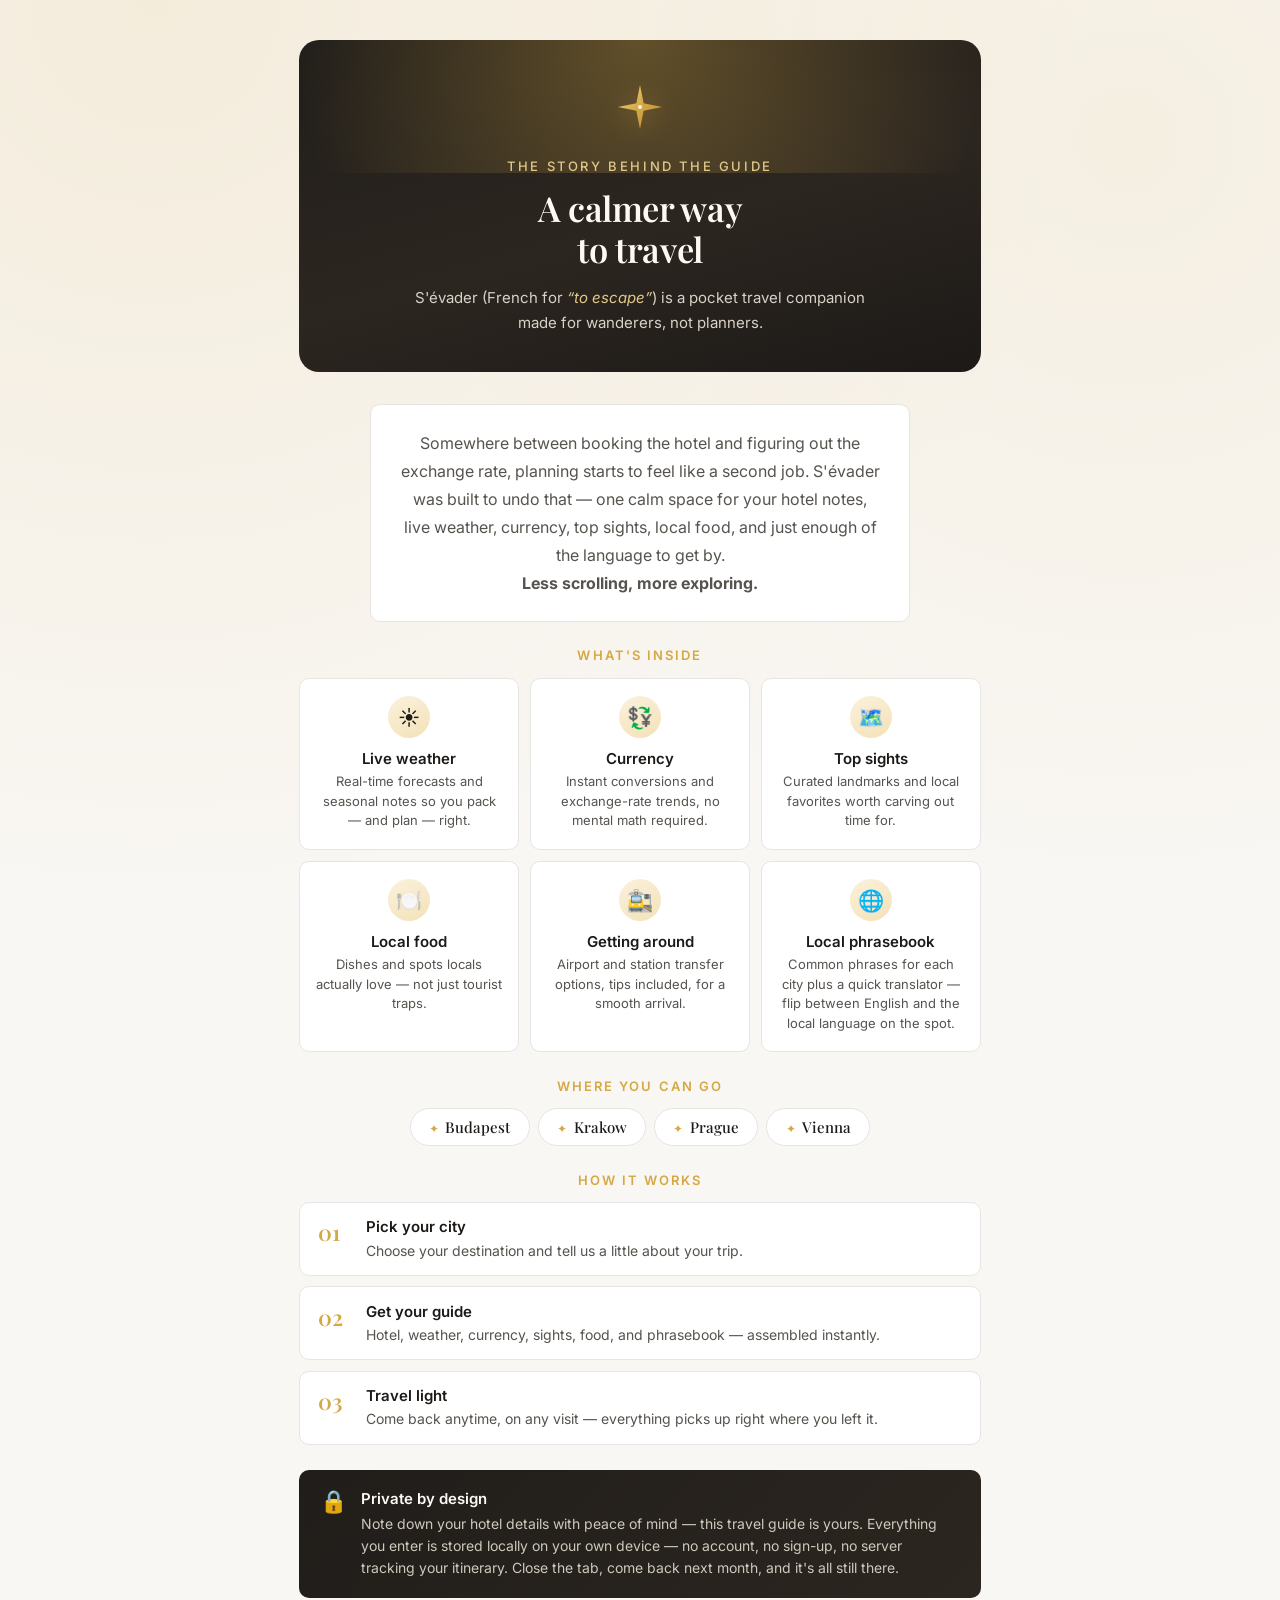
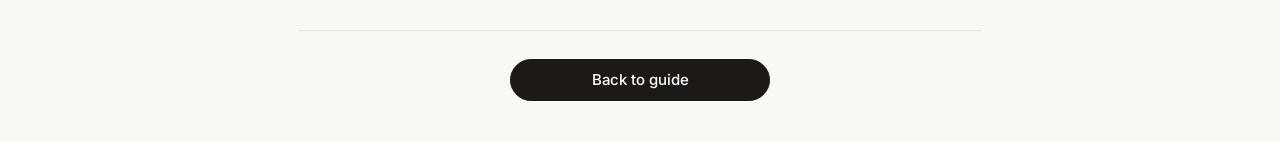
<file: about.html>
<!doctype html>
<html lang="en">
  <head>
    <meta charset="UTF-8" />
    <meta name="viewport" content="width=device-width, initial-scale=1.0" />
    <title>About — S'évader</title>
    <link rel="preconnect" href="https://fonts.googleapis.com" />
    <link rel="preconnect" href="https://fonts.gstatic.com" crossorigin />
    <link
      href="https://fonts.googleapis.com/css2?family=Inter:wght@400;500;600&family=Playfair+Display:ital,wght@0,500;0,600;1,400&display=swap"
      rel="stylesheet"
    />
    <link rel="stylesheet" href="styles.css" />
  </head>
  <body class="about-body">
    <div class="guide-wrap about-wrap">
      <div class="guide-shell about-shell">
        <section class="about-view" aria-label="About S'évader">
          <header class="brand-hero">
            <div class="brand-hero-glow" aria-hidden="true"></div>
            <span class="brand-compass" aria-hidden="true">
              <svg
                viewBox="0 0 100 100"
                fill="none"
                xmlns="http://www.w3.org/2000/svg"
              >
                <path
                  d="M50 2 L58 42 L98 50 L58 58 L50 98 L42 58 L2 50 L42 42 Z"
                  fill="url(#starGrad)"
                />
                <circle cx="50" cy="50" r="4.5" fill="#fff" opacity="0.85" />
                <defs>
                  <linearGradient
                    id="starGrad"
                    x1="2"
                    y1="2"
                    x2="98"
                    y2="98"
                    gradientUnits="userSpaceOnUse"
                  >
                    <stop offset="0" stop-color="#f3d38a" />
                    <stop offset="0.5" stop-color="#d4a843" />
                    <stop offset="1" stop-color="#b8863a" />
                  </linearGradient>
                </defs>
              </svg>
            </span>
            <p class="about-kicker">The story behind the guide</p>
            <h1 class="about-title">A calmer way<br />to travel</h1>
            <p class="about-subtitle">
              S'évader (French for <em>&ldquo;to escape&rdquo;</em>) is a
              pocket travel companion made for wanderers, not planners.
            </p>
          </header>

          <section class="about-section">
            <p class="about-lead">
              Somewhere between booking the hotel and figuring out the
              exchange rate, planning starts to feel like a second job.
              S'évader was built to undo that — one calm space for your hotel
              notes, live weather, currency, top sights, local food, and just
              enough of the language to get by.
              <br />
              <strong>Less scrolling, more exploring.</strong>
            </p>
          </section>

          <section class="about-section">
            <p class="about-eyebrow">What's inside</p>
            <div class="about-feature-grid">
              <div class="about-feature">
                <span class="about-feature-icon">☀️</span>
                <h3>Live weather</h3>
                <p>
                  Real-time forecasts and seasonal notes so you pack — and plan
                  — right.
                </p>
              </div>
              <div class="about-feature">
                <span class="about-feature-icon">💱</span>
                <h3>Currency</h3>
                <p>
                  Instant conversions and exchange-rate trends, no mental math
                  required.
                </p>
              </div>
              <div class="about-feature">
                <span class="about-feature-icon">🗺️</span>
                <h3>Top sights</h3>
                <p>
                  Curated landmarks and local favorites worth carving out time
                  for.
                </p>
              </div>
              <div class="about-feature">
                <span class="about-feature-icon">🍽️</span>
                <h3>Local food</h3>
                <p>
                  Dishes and spots locals actually love — not just tourist
                  traps.
                </p>
              </div>
              <div class="about-feature">
                <span class="about-feature-icon">🚉</span>
                <h3>Getting around</h3>
                <p>
                  Airport and station transfer options, tips included, for a
                  smooth arrival.
                </p>
              </div>
              <div class="about-feature">
                <span class="about-feature-icon">🌐</span>
                <h3>Local phrasebook</h3>
                <p>
                  Common phrases for each city plus a quick translator — flip
                  between English and the local language on the spot.
                </p>
              </div>
            </div>
          </section>

          <section class="about-section">
            <p class="about-eyebrow">Where you can go</p>
            <div class="about-city-row">
              <span class="about-city-chip">Budapest</span>
              <span class="about-city-chip">Krakow</span>
              <span class="about-city-chip">Prague</span>
              <span class="about-city-chip">Vienna</span>
            </div>
          </section>

          <section class="about-section">
            <p class="about-eyebrow">How it works</p>
            <ol class="about-steps">
              <li class="about-step">
                <span class="about-step-num">01</span>
                <div>
                  <h4>Pick your city</h4>
                  <p>
                    Choose your destination and tell us a little about your
                    trip.
                  </p>
                </div>
              </li>
              <li class="about-step">
                <span class="about-step-num">02</span>
                <div>
                  <h4>Get your guide</h4>
                  <p>
                    Hotel, weather, currency, sights, food, and phrasebook —
                    assembled instantly.
                  </p>
                </div>
              </li>
              <li class="about-step">
                <span class="about-step-num">03</span>
                <div>
                  <h4>Travel light</h4>
                  <p>
                    Come back anytime, on any visit — everything picks up right
                    where you left it.
                  </p>
                </div>
              </li>
            </ol>
          </section>

          <section class="about-section about-privacy">
            <span class="about-privacy-icon" aria-hidden="true">🔒</span>
            <div>
              <h4>Private by design</h4>
              <p>
                Note down your hotel details with peace of mind — this travel
                guide is yours. Everything you enter is stored locally on your
                own device — no account, no sign-up, no server tracking your
                itinerary. Close the tab, come back next month, and it's all
                still there.
              </p>
            </div>
          </section>

          <footer class="about-footer">
            <a class="landing-btn-primary about-cta" href="index.html"
              >Back to guide</a
            >
          </footer>
        </section>
      </div>
    </div>
  </body>
</html>
</file>
<file: styles.css>
*,
*::before,
*::after {
  box-sizing: border-box;
}

@keyframes reveal {
  from {
    opacity: 0;
    transform: translateY(7px);
  }
  to {
    opacity: 1;
    transform: translateY(0);
  }
}

.guide-panel {
  padding: 0 0 2rem 0;
  animation: reveal .25s ease-out;
}

@media (max-width: 700px) {
  .guide-grid {
    grid-template-columns: minmax(0, 1fr);
  }
}

@media (min-width: 901px) {
  .guide-shell {
    padding-left: 1.2rem;
    padding-right: 1.2rem;
  }
}
:root {
  --font-sans: 'Inter', system-ui, sans-serif;
  --font-serif: 'Playfair Display', Georgia, serif;

  --color-text-primary: #1c1917;
  --color-text-secondary: #57534e;
  --color-text-tertiary: #a8a29e;
  --color-text-success: #15803d;
  --color-text-warning: #92400e;
  --color-text-danger: #b91c1c;
  --color-text-info: #1d4ed8;

  --color-background-primary: #ffffff;
  --color-background-secondary: #f5f4f2;
  --color-background-success: #f0fdf4;
  --color-background-warning: #fffbeb;
  --color-background-danger: #fef2f2;
  --color-background-info: #eff6ff;

  --color-border-secondary: #d6d3d1;
  --color-border-tertiary: #e7e5e4;
  --color-border-warning: #fcd34d;

  --border-radius-lg: 10px;
  --border-radius-md: 6px;

  --bg: var(--color-background-primary);
  --bg2: var(--color-background-primary);
  --bg3: var(--color-background-secondary);
  --card: var(--color-background-primary);
  --border: var(--color-border-tertiary);
  --accent: var(--color-text-primary);
  --accent2: var(--color-text-primary);
  --calligraphy: #e2a15f;
  --gold: #d4a843;
  --blue: #5b9bd5;
  --green: #6baa7a;
  --purple: #9b7fc8;
  --text: var(--color-text-primary);
  --text2: var(--color-text-secondary);
  --text3: var(--color-text-tertiary);
  --red: #d05555;
}

body {
  font-family: var(--font-sans);
  color: var(--color-text-primary);
  background: #f9f7f4;
  min-height: 100vh;
  padding: 2rem 1rem;
}

.guide-wrap,
.guide-shell {
  max-width: 720px;
  margin: 0 auto;
}

.guide-shell .topbar {
  margin: 0 0 1rem;
  background: var(--color-background-primary);
  border: 0.5px solid var(--color-border-tertiary);
  border-radius: var(--border-radius-lg);
  padding: 0.85rem 1.25rem;
  display: flex;
  align-items: center;
  justify-content: center;
  position: relative;
  z-index: auto;
  top: auto;
  border-bottom: 0.5px solid var(--color-border-tertiary);
  cursor: pointer;
  text-decoration: none;
  transition: background 0.2s, border-color 0.2s;
}

.guide-shell .topbar.brand-hero--compact {
  flex-direction: column;
  padding: 1.75rem 1.25rem 1.5rem;
}

.guide-shell .topbar:hover {
  background: var(--color-background-secondary);
  border-color: var(--color-border-secondary);
}

.guide-shell .topbar.brand-hero--compact,
.guide-shell .topbar.brand-hero--compact:hover {
  background: linear-gradient(165deg, #201d1a 0%, #2c2620 55%, #1c1917 100%);
  border-color: transparent;
}

.guide-shell .topbar:focus-visible {
  outline: 2px solid var(--color-text-info);
  outline-offset: 2px;
}

.guide-tabs-row {
  display: flex;
  align-items: center;
  justify-content: space-between;
  gap: 0.75rem;
  margin-bottom: 0.65rem;
}

.guide-tabs-caption {
  margin: 0;
  font-size: 0.9rem;
  font-weight: 500;
  color: var(--color-text-secondary);
  font-family: var(--font-sans);
  letter-spacing: 0.01em;
}

.guide-tabs-row .guide-btn {
  flex-shrink: 0;
}

.guide-shell .guide-footer {
  margin-top: 1.25rem;
  padding-top: 0.75rem;
  text-align: center;
  border-top: 0.5px solid var(--color-border-tertiary);
}

.guide-shell .guide-footer-about {
  font-size: 13px;
  font-weight: 500;
  color: var(--color-text-tertiary);
  text-decoration: none;
  font-family: var(--font-sans);
  letter-spacing: 0.02em;
  transition: color .2s;
}

.guide-shell .guide-footer-about:hover {
  color: var(--color-text-secondary);
}

.guide-shell .guide-footer-about:focus-visible {
  outline: 2px solid var(--color-text-info);
  outline-offset: 2px;
}

.guide-shell .menu-btn {
  display: none;
}

.guide-title-card,
.guide-card {
  background: var(--color-background-primary);
  border: 0.5px solid var(--color-border-tertiary);
  border-radius: var(--border-radius-lg);
  padding: 1rem 1.125rem;
  margin-bottom: 10px;
  min-width: 0;
}

.guide-title-card {
  margin-bottom: 1rem;
}

.guide-title-card h1 {
  font-size: 1.3rem;
  font-weight: 500;
  color: var(--color-text-primary);
  line-height: 1.1;
  margin: 0 0 .35rem;
  font-family: var(--font-serif);
}

.guide-title-card p {
  font-size: 0.92rem;
  color: var(--color-text-secondary);
  line-height: 1.6;
  margin: 0;
}

.guide-tabs {
  display: flex;
  gap: 0;
  border-bottom: 0.5px solid var(--color-border-tertiary);
  margin-bottom: 1.25rem;
  overflow-x: auto;
  scrollbar-width: none;
  -ms-overflow-style: none;
  padding-bottom: 0;
}

.guide-tabs::-webkit-scrollbar {
  display: none;
}

.guide-tabs .tab {
  border: none;
  background: transparent;
  border-bottom: 2px solid transparent;
  border-radius: 0;
  padding: 10px 16px;
  font-size: 15px;
  font-weight: 500;
  color: var(--color-text-secondary);
  cursor: pointer;
  white-space: nowrap;
  font-family: var(--font-sans);
  margin-bottom: -1px;
  transition: all .2s;
}

.guide-tabs .tab.active {
  color: var(--color-text-primary);
  border-bottom-color: var(--color-text-primary);
}

.guide-section {
  display: none;
}

.guide-section[aria-hidden="false"] {
  display: block;
}

.city-intro-title {
  font-size: 1.15rem;
  font-weight: 500;
  color: var(--color-text-primary);
  line-height: 1.2;
  margin: 0 0 0.4rem;
  font-family: var(--font-serif);
}

.city-intro-transit {
  margin: 0 0 0.75rem;
  padding: 0.65rem 0.85rem;
  background: var(--color-background-secondary);
  border: 0.5px solid var(--color-border-tertiary);
  border-radius: var(--border-radius-md);
  display: flex;
  flex-direction: column;
  align-items: flex-start;
  gap: 0.55rem;
}

.city-intro-transit:empty {
  display: none;
}

.transit-body {
  flex: 1;
  min-width: 0;
  display: flex;
  flex-wrap: wrap;
  align-items: baseline;
  gap: 0.15rem 0.5rem;
}

.transit-headline {
  font-size: 13px;
  color: var(--color-text-primary);
  line-height: 1.4;
}

.transit-headline strong {
  font-weight: 600;
}

.transit-km {
  font-size: 12px;
  color: var(--color-text-tertiary);
}

.transit-links {
  flex: none;
  display: flex;
  flex-wrap: wrap;
  gap: 0.5rem;
  width: 100%;
}

.transit-link {
  font-size: 12.5px;
  font-weight: 600;
  text-decoration: none;
  white-space: nowrap;
  display: inline-flex;
  align-items: center;
  gap: 0.35rem;
  padding: 0.4rem 0.75rem;
  border-radius: 999px;
  border: 1px solid transparent;
  transition: transform 0.15s ease, box-shadow 0.15s ease, background 0.15s ease;
}

.transit-link-flights {
  background: linear-gradient(135deg, #f8edd4 0%, #f0dca8 100%);
  color: #7a5c1a;
  border-color: #d4a843;
}

.transit-link-flights:hover {
  background: linear-gradient(135deg, #f3e3bc 0%, #e8cf8a 100%);
  border-color: #c9a04a;
  color: #6b4f15;
  transform: translateY(-1px);
  box-shadow: 0 2px 6px rgba(212, 168, 67, 0.28);
}

.transit-link-trains {
  background: linear-gradient(135deg, #f5e6c8 0%, #ecd89a 100%);
  color: #7a5c1a;
  border-color: #d4a843;
}

.transit-link-trains:hover {
  background: linear-gradient(135deg, #edd9b0 0%, #e2c87a 100%);
  border-color: #b8863a;
  color: #6b4f15;
  transform: translateY(-1px);
  box-shadow: 0 2px 6px rgba(184, 134, 58, 0.28);
}

.transit-link:focus-visible {
  outline: 2px solid #d4a843;
  outline-offset: 2px;
}

.hotel-search-links {
  display: flex;
  flex-wrap: wrap;
  gap: 0.5rem;
  margin-bottom: 0.9rem;
}

.hotel-search-btn {
  position: relative;
  font-size: 12.5px;
  font-weight: 600;
  text-decoration: none;
  white-space: nowrap;
  display: inline-flex;
  align-items: center;
  gap: 0.35rem;
  padding: 0.45rem 0.85rem;
  border-radius: 999px;
  border: 1px solid #d4a843;
  background: linear-gradient(135deg, #f8edd4 0%, #f0dca8 100%);
  color: #7a5c1a;
  transition: transform 0.15s ease, box-shadow 0.15s ease, background 0.15s ease;
}

.hotel-search-btn:hover {
  background: linear-gradient(135deg, #f3e3bc 0%, #e8cf8a 100%);
  border-color: #c9a04a;
  color: #6b4f15;
  transform: translateY(-1px);
  box-shadow: 0 2px 6px rgba(212, 168, 67, 0.28);
}

.hotel-search-btn:focus-visible {
  outline: 2px solid #d4a843;
  outline-offset: 2px;
}

/* Sponsored link: extra shine + "Ad" badge to signal it's a paid/advertised placement */
.hotel-search-btn-trivago {
  overflow: hidden;
  padding-right: 2rem;
  background: linear-gradient(135deg, #7cc189 0%, #4a8f5c 100%);
  border-color: #3d7749;
  color: #fff;
  box-shadow: 0 2px 10px rgba(74, 143, 92, 0.45);
}

.hotel-search-btn-trivago::before {
  content: "";
  position: absolute;
  top: 0;
  left: -60%;
  width: 35%;
  height: 100%;
  background: linear-gradient(115deg, transparent, rgba(255, 255, 255, 0.55), transparent);
  transform: skewX(-20deg);
  animation: hotel-search-shimmer 2.8s ease-in-out infinite;
}

.hotel-search-btn-trivago::after {
  content: "Ad";
  position: absolute;
  top: 4px;
  right: 7px;
  font-size: 9px;
  font-weight: 700;
  letter-spacing: 0.4px;
  line-height: 1;
  padding: 2px 5px;
  border-radius: 999px;
  background: rgba(255, 255, 255, 0.28);
  color: #fff;
}

.hotel-search-btn-trivago:hover {
  background: linear-gradient(135deg, #8bcf98 0%, #56a166 100%);
  border-color: #336440;
  color: #fff;
  transform: translateY(-1px) scale(1.02);
  box-shadow: 0 4px 14px rgba(74, 143, 92, 0.55);
}

.hotel-search-btn-trivago:focus-visible {
  outline: 2px solid #4a8f5c;
  outline-offset: 2px;
}

@keyframes hotel-search-shimmer {
  0%,
  100% {
    left: -60%;
  }
  60% {
    left: 130%;
  }
}

@media (max-width: 420px) {
  .hotel-search-links {
    flex-direction: column;
    align-items: stretch;
  }

  .hotel-search-btn {
    justify-content: center;
  }
}

@media (max-width: 420px) {
  .transit-links {
    flex-direction: column;
    align-items: stretch;
  }

  .transit-link {
    justify-content: center;
  }
}

.city-intro-blurb {
  font-size: 0.875rem;
  color: var(--color-text-secondary);
  line-height: 1.6;
  margin: 0;
}

.guide-grid {
  margin-bottom: 10px;
  gap: 10px;
  display: grid;
  grid-template-columns: repeat(2, minmax(0, 1fr));
}

.guide-grid > .guide-card:first-child {
  grid-row: span 2;
}

.guide-card.weather-card {
  grid-column: 2;
  grid-row: 1;
}

.guide-card.currency-card {
  grid-column: 2;
  grid-row: 2;
}

.guide-card.weather-card.weather-card--full {
  grid-row: span 2;
}

.guide-kicker {
  font-size: 12px;
  letter-spacing: 2px;
  text-transform: uppercase;
  color: var(--color-text-tertiary);
  margin-bottom: 0.75rem;
  font-weight: 500;
}

.guide-card h3,
.guide-card h4,
.guide-card p,
.guide-card li,
.guide-card .guide-meta {
  margin-bottom: 0.4rem;
  color: var(--color-text-primary);
}

.guide-card h3 {
  font-size: 17px;
  font-weight: 500;
  color: var(--color-text-primary);
  margin-bottom: 0.4rem;
}

.guide-card h4 {
  font-size: 15px;
  color: var(--color-text-primary);
  font-weight: 500;
}

.guide-meta {
  color: var(--color-text-secondary);
  font-size: 15px;
}

.guide-meta.guide-food-lede {
  font-size: 14px;
  line-height: 1.5;
}

.guide-label,
.guide-form-title {
  display: block;
  font-size: 13px;
  letter-spacing: .1em;
  text-transform: uppercase;
  color: var(--color-text-tertiary);
  margin: 0 0 .4rem;
  font-weight: 500;
}

.guide-label-optional {
  text-transform: none;
  letter-spacing: 0;
  font-weight: 400;
}

.guide-field,
.guide-convert-input {
  width: 100%;
  box-sizing: border-box;
  border: 1px solid var(--color-border-tertiary);
  border-radius: var(--border-radius-md);
  padding: 8px 10px;
  background: var(--color-background-secondary);
  color: var(--color-text-primary);
  font-family: var(--font-sans);
  font-size: 16px;
  margin-bottom: 0.6rem;
}

.guide-field::placeholder,
.guide-convert-input::placeholder {
  color: var(--color-text-tertiary);
}

.guide-field:focus,
.guide-convert-input:focus {
  outline: none;
  border-color: var(--color-text-primary);
}

.guide-textarea {
  min-height: 95px;
  resize: vertical;
}

.guide-actions {
  display: flex;
  gap: 6px;
  flex-wrap: wrap;
  margin: 0.35rem 0 0.4rem;
}

.guide-btn,
.guide-btn.save {
  border: 1px solid var(--color-border-secondary);
  background: var(--color-background-secondary);
  color: var(--color-text-secondary);
  font-family: var(--font-sans);
  border-radius: 20px;
  font-size: 13px;
  font-weight: 500;
  padding: 3px 9px;
  cursor: pointer;
  transition: all .2s;
  height: auto;
}

.guide-btn.save {
  background: var(--color-background-primary);
  color: var(--text);
  border-color: var(--color-border-secondary);
}

.guide-btn:hover {
  border-color: var(--color-text-primary);
  color: var(--color-text-primary);
}

.guide-status {
  font-size: 14px;
  color: var(--color-text-secondary);
  margin: 0;
  min-height: 16px;
  line-height: 1.6;
}

.guide-status.ok {
  color: var(--color-text-success);
}

.hotel-map-wrap {
  margin-top: 1rem;
  border-radius: var(--border-radius-md);
  overflow: hidden;
  border: 1px solid var(--border);
  aspect-ratio: 16 / 10;
  background: var(--color-background-secondary);
}

.hotel-map {
  display: block;
  width: 100%;
  height: 100%;
  min-height: 180px;
  border: 0;
}

.hotel-dates {
  display: grid;
  grid-template-columns: 1fr;
  gap: 0.65rem;
  margin-bottom: 0.6rem;
  min-width: 0;
}

.hotel-dates > div {
  min-width: 0;
  position: relative;
}

/* iOS WebKit shows no empty-state text for type="date"; overlay a hint when .is-empty */
.hotel-dates > div:has(.guide-field[type="date"].is-empty)::after {
  content: "dd / mm / yyyy";
  position: absolute;
  left: 10px;
  bottom: 0;
  height: 36px;
  line-height: 36px;
  font-size: 14px;
  color: var(--color-text-tertiary);
  pointer-events: none;
  font-family: var(--font-sans);
}

.hotel-dates .guide-label {
  margin-bottom: 0.35rem;
}

.hotel-dates .guide-field {
  margin-bottom: 0;
}

.hotel-dates .guide-field[type="date"] {
  min-width: 0;
  max-width: 100%;
}

.guide-field[type="date"] {
  min-height: 36px;
  color-scheme: light;
  -webkit-appearance: none;
  appearance: none;
  position: relative;
  padding-right: 30px;
  background-image: url("data:image/svg+xml,%3Csvg xmlns='http://www.w3.org/2000/svg' width='14' height='14' viewBox='0 0 24 24' fill='none' stroke='%23888888' stroke-width='2' stroke-linecap='round' stroke-linejoin='round'%3E%3Crect x='3' y='4' width='18' height='18' rx='2' ry='2'/%3E%3Cline x1='16' y1='2' x2='16' y2='6'/%3E%3Cline x1='8' y1='2' x2='8' y2='6'/%3E%3Cline x1='3' y1='10' x2='21' y2='10'/%3E%3C/svg%3E");
  background-repeat: no-repeat;
  background-position: right 8px center;
}

.guide-field[type="date"].is-empty {
  color: var(--color-text-tertiary);
}

.guide-field[type="date"]:not(.is-empty) {
  color: var(--color-text-primary);
}

.guide-field[type="date"].is-empty::-webkit-datetime-edit,
.guide-field[type="date"].is-empty::-webkit-datetime-edit-fields-wrapper,
.guide-field[type="date"].is-empty::-webkit-datetime-edit-text,
.guide-field[type="date"].is-empty::-webkit-datetime-edit-month-field,
.guide-field[type="date"].is-empty::-webkit-datetime-edit-day-field,
.guide-field[type="date"].is-empty::-webkit-datetime-edit-year-field {
  color: var(--color-text-tertiary);
}

.guide-field[type="date"]::-webkit-calendar-picker-indicator {
  position: absolute;
  right: 4px;
  width: 22px;
  height: 22px;
  padding: 0;
  cursor: pointer;
  opacity: 0;
}

.hotel-field-wrap {
  position: relative;
}

.hotel-suggestions {
  position: absolute;
  z-index: 20;
  top: calc(100% + 4px);
  left: 0;
  right: 0;
  margin: 0;
  padding: 0.25rem 0;
  list-style: none;
  background: var(--color-background-primary);
  border: 1px solid var(--border);
  border-radius: var(--border-radius-md);
  box-shadow: 0 8px 24px rgba(0, 0, 0, 0.08);
  max-height: 220px;
  overflow-y: auto;
}

.hotel-suggestions:empty {
  display: none;
}

.hotel-suggestions li button {
  display: block;
  width: 100%;
  text-align: left;
  padding: 0.45rem 0.65rem;
  border: 0;
  background: transparent;
  font: inherit;
  font-size: 14px;
  line-height: 1.35;
  color: var(--color-text-primary);
  cursor: pointer;
}

.hotel-suggestions li button:hover,
.hotel-suggestions li button:focus-visible {
  background: var(--color-background-secondary);
  outline: none;
}

.hotel-suggestions .hotel-suggest-name {
  display: block;
  font-weight: 500;
}

.hotel-suggestions .hotel-suggest-addr {
  display: block;
  font-size: 13px;
  color: var(--color-text-tertiary);
  margin-top: 2px;
}

.transport-hubs {
  margin-top: 1rem;
  padding-top: 1rem;
  border-top: 1px solid var(--border);
  display: grid;
  gap: 0.85rem;
}

.transport-hub-type {
  font-size: 13px;
  color: var(--color-text-tertiary);
  letter-spacing: 0.5px;
  text-transform: uppercase;
  margin-bottom: 0.2rem;
}

.transport-hub-name {
  font-size: 15px;
  font-weight: 500;
  color: var(--color-text-primary);
  margin: 0 0 0.35rem;
  line-height: 1.3;
}

.transport-hub-options {
  margin-top: 0.65rem;
  display: grid;
  gap: 0.5rem;
}

.transport-option {
  display: grid;
  gap: 0.15rem;
}

.transport-option-label {
  font-size: 12px;
  color: var(--color-text-tertiary);
  letter-spacing: 0.5px;
  text-transform: uppercase;
}

.transport-option-detail {
  font-size: 14px;
  color: var(--color-text-primary);
  line-height: 1.4;
}

.transport-option-meta {
  font-size: 13px;
  color: var(--color-text-secondary);
}

.transport-tips {
  margin-top: 0.25rem;
  padding: 0.75rem;
  background: var(--color-background-secondary);
  border-radius: var(--border-radius-md);
}

.transport-tips-title {
  font-size: 12px;
  letter-spacing: 0.5px;
  text-transform: uppercase;
  color: var(--color-text-tertiary);
  margin-bottom: 0.45rem;
}

.transport-tips-list {
  margin: 0;
  padding-left: 1.1rem;
  font-size: 13px;
  color: var(--color-text-secondary);
  line-height: 1.55;
}

.transport-tips-list li + li {
  margin-top: 0.25rem;
}

.guide-sight-list {
  margin: 0.2rem 0 0 1rem;
  color: var(--color-text-secondary);
  line-height: 1.55;
  font-size: 14px;
}

.guide-hint {
  margin-top: 8px;
  background: var(--color-background-warning);
  border: 1px dashed var(--color-border-warning);
  border-radius: 8px;
  color: var(--color-text-warning);
  padding: 0.5rem 0.65rem;
  font-size: 14px;
  line-height: 1.45;
}

.guide-convert-result {
  font-size: 14px;
  color: var(--color-text-secondary);
  margin: 0;
}

.guide-rate-note {
  color: var(--color-text-tertiary);
  font-size: 13px;
  margin-top: 4px;
}

.guide-converter .guide-label {
  font-size: 13px;
  color: var(--color-text-tertiary);
  letter-spacing: 0.5px;
  text-transform: uppercase;
}

.currency-extra {
  margin-top: 0.85rem;
  padding-top: 0.75rem;
  border-top: 0.5px solid var(--color-border-tertiary);
  display: grid;
  gap: 0.75rem;
}

.currency-payment-note {
  font-size: 13px;
  color: var(--color-text-secondary);
  line-height: 1.5;
}

.sight-payment-note {
  margin: 0.65rem 0 0;
  padding-top: 0.65rem;
  border-top: 0.5px solid var(--color-border-tertiary);
  font-size: 13px;
  color: var(--color-text-secondary);
  line-height: 1.5;
}

.sight-payment-note:empty {
  display: none;
}

.currency-fx-title {
  font-size: 12px;
  letter-spacing: 0.5px;
  text-transform: uppercase;
  color: var(--color-text-tertiary);
  margin-bottom: 0.45rem;
}

.currency-fx-loading,
.currency-fx-note {
  font-size: 13px;
  color: var(--color-text-tertiary);
}

.currency-fx-chart {
  display: block;
  width: 100%;
  height: 48px;
}

.currency-fx-chart polyline {
  stroke: var(--gold);
}

.currency-fx-summary {
  font-size: 13px;
  color: var(--color-text-secondary);
  margin: 0.4rem 0 0;
  line-height: 1.5;
}

.currency-fx-summary strong {
  color: var(--color-text-primary);
}

.currency-fx-change {
  font-weight: 500;
}

.currency-fx-change.up {
  color: var(--color-text-success);
}

.currency-fx-change.down {
  color: var(--color-text-danger);
}

.weather-forecast-strip {
  display: flex;
  gap: 6px;
  margin: 0.6rem 0 0.5rem;
  overflow-x: auto;
  scrollbar-width: none;
  padding-bottom: 2px;
}

.weather-forecast-strip::-webkit-scrollbar { display: none; }

.weather-day {
  flex: 0 0 auto;
  display: flex;
  flex-direction: column;
  align-items: center;
  gap: 3px;
  background: var(--color-background-secondary);
  border: 0.5px solid var(--color-border-tertiary);
  border-radius: var(--border-radius-md);
  padding: 6px 8px;
  min-width: 46px;
  text-align: center;
}

.weather-day.today {
  background: var(--color-background-info);
  border-color: var(--blue);
}

.weather-day-name {
  font-size: 12px;
  font-weight: 500;
  color: var(--color-text-tertiary);
  text-transform: uppercase;
  letter-spacing: 0.5px;
}

.weather-day.today .weather-day-name {
  color: var(--color-text-info);
}

.weather-day-icon {
  font-size: 20px;
  line-height: 1;
}

.weather-day-high {
  font-size: 14px;
  font-weight: 500;
  color: var(--color-text-primary);
}

.weather-day-low {
  font-size: 13px;
  color: var(--color-text-tertiary);
}

.weather-loading {
  font-size: 14px;
  color: var(--color-text-tertiary);
  padding: 0.4rem 0;
}

.weather-live-label {
  font-size: 12px;
  color: var(--color-text-tertiary);
  margin-top: 2px;
  letter-spacing: 0.3px;
}

.weather-live-label .dot {
  display: inline-block;
  width: 6px;
  height: 6px;
  border-radius: 50%;
  background: var(--green);
  margin-right: 3px;
  vertical-align: middle;
}

.weather-climate-note {
  margin: 0.65rem 0 0;
  padding-top: 0.65rem;
  border-top: 0.5px solid var(--color-border-tertiary);
  font-size: 13px;
  color: var(--color-text-secondary);
  line-height: 1.5;
}

.weather-month-summary {
  margin-top: 0.65rem;
  padding-top: 0.65rem;
  border-top: 0.5px solid var(--color-border-tertiary);
  font-size: 14px;
  color: var(--color-text-secondary);
  line-height: 1.45;
}

.weather-month-summary.weather-month-hint {
  font-size: 13px;
  color: var(--color-text-tertiary);
  margin-bottom: 0;
}

.weather-month-summary.weather-month-loading {
  font-size: 13px;
  color: var(--color-text-tertiary);
}

.weather-month-head {
  display: flex;
  align-items: flex-start;
  gap: 0.5rem;
}

.weather-month-icon {
  font-size: 1.45rem;
  line-height: 1;
  flex-shrink: 0;
}

.weather-month-body {
  min-width: 0;
  flex: 1;
}

.weather-month-title {
  font-size: 13px;
  font-weight: 600;
  letter-spacing: 0.04em;
  text-transform: uppercase;
  color: var(--color-text-tertiary);
  margin-bottom: 0.2rem;
}

.weather-month-temps {
  font-size: 14px;
  color: var(--color-text-primary);
  margin-bottom: 0.15rem;
}

.weather-month-temps strong {
  font-weight: 600;
}

.weather-month-note {
  font-size: 12px;
  color: var(--color-text-tertiary);
  letter-spacing: 0.02em;
}

.guide-table-wrap {
  overflow-x: auto;
  margin-top: 0.5rem;
}

.guide-forms {
  width: 100%;
  border-collapse: collapse;
  font-size: 15px;
}

.guide-forms th,
.guide-forms td {
  text-align: left;
  border-bottom: 0.5px solid var(--color-border-tertiary);
  padding: 8px 10px;
  color: var(--color-text-secondary);
  font-size: 14px;
  line-height: 1.4;
}

.guide-forms th {
  color: var(--color-text-tertiary);
  font-weight: 500;
  border-bottom-color: var(--color-border-tertiary);
  background: var(--color-background-secondary);
}

.guide-forms td:first-child {
  color: var(--color-text-primary);
  width: 65%;
  font-weight: 500;
}

.guide-forms tr:first-child th,
.guide-forms tr:first-child td {
  border-top: none;
}

.language-intro {
  font-size: 14px;
  line-height: 1.55;
  margin-bottom: 0.85rem;
}

.phrase-table td:first-child {
  width: 34%;
}

.phrase-table td:nth-child(2) {
  color: var(--color-text-primary);
  font-weight: 500;
}

.phrase-say {
  color: var(--color-text-tertiary);
  font-style: italic;
  font-size: 13px;
}

.translate-widget {
  margin-top: 1rem;
  padding-top: 0.85rem;
  border-top: 0.5px solid var(--color-border-tertiary);
}

.translate-widget-title {
  font-size: 12px;
  letter-spacing: 0.5px;
  text-transform: uppercase;
  color: var(--color-text-tertiary);
  margin-bottom: 0.55rem;
}

.translate-form {
  display: flex;
  flex-wrap: wrap;
  gap: 0.5rem;
  align-items: center;
}

.translate-direction {
  display: flex;
  align-items: center;
  gap: 0.5rem;
  font-size: 13px;
  font-weight: 500;
  color: var(--color-text-secondary);
  flex: 1 1 100%;
}

.translate-swap {
  border: 1px solid var(--color-border-secondary);
  background: var(--color-background-secondary);
  color: var(--color-text-secondary);
  border-radius: 999px;
  width: 26px;
  height: 26px;
  line-height: 1;
  font-size: 14px;
  cursor: pointer;
  transition: all .2s;
  flex-shrink: 0;
}

.translate-swap:hover {
  border-color: var(--color-text-primary);
  color: var(--color-text-primary);
}

.translate-input {
  flex: 1 1 auto;
  min-width: 0;
  margin-bottom: 0;
}

.translate-submit {
  flex-shrink: 0;
}

.translate-output {
  margin: 0.65rem 0 0;
  font-size: 14px;
  color: var(--color-text-tertiary);
  line-height: 1.5;
  min-height: 1.2em;
}

.translate-output.has-result {
  color: var(--color-text-primary);
  font-weight: 500;
  background: var(--color-background-secondary);
  border-radius: var(--border-radius-md);
  padding: 0.55rem 0.7rem;
}

.translate-output.is-error {
  color: var(--color-text-danger);
}

.sight-picks {
  display: grid;
  grid-template-columns: repeat(2, 1fr);
  gap: 0.75rem 0.65rem;
  margin-bottom: 1rem;
}

.sight-pick {
  display: flex;
  flex-direction: column;
  min-width: 0;
}

.sight-pick-img {
  width: 100%;
  aspect-ratio: 16 / 9;
  border-radius: var(--border-radius-md);
  border: 0.5px solid var(--color-border-tertiary);
  margin-bottom: 0.45rem;
  flex-shrink: 0;
}

.sight-pick-img--placeholder {
  background: linear-gradient(135deg, var(--color-background-secondary) 0%, #ebe8e4 50%, var(--color-background-secondary) 100%);
  display: flex;
  align-items: center;
  justify-content: center;
  color: var(--color-text-tertiary);
  font-size: 12px;
  font-weight: 500;
  letter-spacing: 0.12em;
  text-transform: uppercase;
}

.sight-pick-name {
  font-size: 15px;
  font-weight: 500;
  color: var(--color-text-primary);
  margin: 0 0 0.25rem;
  line-height: 1.25;
}

.sight-pick-desc {
  font-size: 14px;
  color: var(--color-text-secondary);
  line-height: 1.45;
  margin: 0 0 0.35rem;
}

.sight-pick-maps {
  font-size: 13px;
  font-weight: 500;
  color: var(--color-text-info);
  text-decoration: none;
  align-self: flex-start;
  border-bottom: 1px solid transparent;
  transition: color .15s, border-color .15s;
}

.sight-pick-maps:hover {
  color: #1e40af;
  border-bottom-color: rgba(30, 64, 175, 0.35);
}

.sight-pick-maps:focus-visible {
  outline: 2px solid var(--color-text-info);
  outline-offset: 2px;
}

.food-picks {
  display: grid;
  grid-template-columns: repeat(3, 1fr);
  gap: 0.7rem 0.55rem;
  margin-top: 0.35rem;
}

.food-pick {
  display: flex;
  flex-direction: column;
  min-width: 0;
}

.food-pick-img {
  width: 100%;
  aspect-ratio: 16 / 9;
  border-radius: var(--border-radius-md);
  border: 0.5px solid var(--color-border-tertiary);
  margin-bottom: 0.4rem;
  flex-shrink: 0;
}

.food-pick-img--placeholder {
  background: linear-gradient(125deg, #f0ebe4 0%, #e8e0d6 45%, #f2ede6 100%);
  display: flex;
  align-items: center;
  justify-content: center;
  color: var(--color-text-tertiary);
  font-size: 11px;
  font-weight: 500;
  letter-spacing: 0.1em;
  text-transform: uppercase;
}

.food-pick-name {
  font-size: 14px;
  font-weight: 500;
  color: var(--color-text-primary);
  margin: 0 0 0.2rem;
  line-height: 1.2;
}

.food-pick-desc {
  font-size: 13px;
  color: var(--color-text-secondary);
  line-height: 1.35;
  margin: 0;
}

.carousel-hint {
  display: none;
}

@media (max-width: 700px) {
  .guide-wrap,
  .guide-shell {
    width: min(100%, 720px);
  }

  .guide-wrap {
    padding: 0;
  }

  .guide-shell .topbar {
    padding: 0.75rem 1rem;
    border-bottom: 0.5px solid var(--color-border-tertiary);
    margin-bottom: 0.85rem;
    border-radius: 10px;
  }

  .guide-tabs-row {
    margin-bottom: 0.5rem;
  }

  .guide-tabs-caption {
    font-size: 0.85rem;
  }

  .guide-grid {
    grid-template-columns: 1fr;
  }

  .guide-card.weather-card,
  .guide-card.currency-card {
    grid-column: auto;
    grid-row: auto;
  }

  .guide-grid > .guide-card:first-child {
    grid-row: auto;
  }

  .guide-shell .menu-btn {
    display: none;
  }

  .carousel-hint {
    display: block;
    font-size: 12px;
    font-weight: 500;
    color: var(--color-text-tertiary);
    margin: -0.1rem 0 0.55rem;
  }

  .food-picks--carousel {
    display: flex;
    grid-template-columns: none;
    overflow-x: auto;
    scroll-snap-type: x mandatory;
    -webkit-overflow-scrolling: touch;
    scrollbar-width: none;
    gap: 0.6rem;
    margin: 0.35rem -1.125rem 0;
    padding: 0.1rem 1.125rem 0.5rem;
  }

  .food-picks--carousel::-webkit-scrollbar {
    display: none;
  }

  .food-picks--carousel .food-pick {
    flex: 0 0 calc(100% - 2rem);
    scroll-snap-align: start;
    scroll-snap-stop: always;
    display: grid;
    grid-template-columns: 38% 1fr;
    grid-template-rows: auto 1fr;
    column-gap: 0.75rem;
    align-items: start;
    padding: 0.65rem;
    border: 0.5px solid var(--color-border-tertiary);
    border-radius: var(--border-radius-md);
    background: var(--color-background-primary);
  }

  .food-picks--carousel .food-pick-img {
    grid-column: 1;
    grid-row: 1 / 3;
    width: 100%;
    height: 100%;
    aspect-ratio: 1 / 1;
    margin-bottom: 0;
    align-self: stretch;
    object-fit: cover;
  }

  .food-picks--carousel .food-pick-name {
    grid-column: 2;
    grid-row: 1;
  }

  .food-picks--carousel .food-pick-desc {
    grid-column: 2;
    grid-row: 2;
  }
}

.app-view.hidden {
  display: none;
}

.landing-view {
  animation: reveal 0.3s ease-out;
}

.landing-lead {
  font-size: 15px;
  line-height: 1.6;
  color: var(--color-text-secondary);
  margin: 0 0 1rem;
  text-align: left;
  background: var(--color-background-primary);
  border: 0.5px solid var(--color-border-tertiary);
  border-radius: var(--border-radius-lg);
  padding: 1rem 1.125rem;
}

.landing-section-title {
  font-size: 13px;
  letter-spacing: 0.1em;
  text-transform: uppercase;
  color: var(--color-text-tertiary);
  font-weight: 500;
  margin: 0 0 0.65rem;
}

.landing-city-grid {
  display: grid;
  grid-template-columns: 1fr 1fr;
  gap: 0.55rem;
  margin-bottom: 1rem;
}

.landing-city-card {
  text-align: left;
  padding: 0.75rem 0.85rem;
  border: 1px solid var(--color-border-tertiary);
  border-radius: var(--border-radius-md);
  background: var(--color-background-primary);
  cursor: pointer;
  font-family: var(--font-sans);
  transition: border-color 0.15s, background 0.15s, box-shadow 0.15s;
}

.landing-city-card:hover {
  border-color: var(--color-border-secondary);
}

.landing-city-card.selected {
  border-color: var(--color-text-primary);
  background: var(--color-background-secondary);
  box-shadow: 0 0 0 1px var(--color-text-primary);
}

.landing-city-card:focus-visible {
  outline: 2px solid var(--color-text-info);
  outline-offset: 2px;
}

.landing-city-name {
  display: block;
  font-size: 16px;
  font-weight: 500;
  color: var(--color-text-primary);
  margin-bottom: 0.15rem;
}

.landing-city-country {
  display: block;
  font-size: 13px;
  color: var(--color-text-tertiary);
}

.landing-survey {
  background: var(--color-background-primary);
  border: 0.5px solid var(--color-border-tertiary);
  border-radius: var(--border-radius-lg);
  padding: 1rem 1.1rem;
  margin-bottom: 1rem;
}

.landing-survey-heading {
  font-family: var(--font-serif);
  font-size: 17px;
  font-weight: 500;
  margin: 0 0 0.85rem;
  color: var(--color-text-primary);
}

.survey-field {
  margin-bottom: 0.9rem;
}

.survey-field:last-child {
  margin-bottom: 0;
}

.survey-field .guide-label {
  margin-bottom: 0.4rem;
}

.survey-origin-wrap {
  position: relative;
}

.survey-origin-wrap .guide-field {
  margin-bottom: 0;
}

.survey-chip-grid {
  display: flex;
  flex-wrap: wrap;
  gap: 0.4rem;
}

.survey-chip {
  font-family: var(--font-sans);
  font-size: 14px;
  font-weight: 500;
  color: var(--color-text-secondary);
  background: var(--color-background-primary);
  border: 1px solid var(--color-border-tertiary);
  border-radius: 20px;
  padding: 0.35rem 0.7rem;
  cursor: pointer;
  transition: border-color 0.15s, background 0.15s, color 0.15s, box-shadow 0.15s;
}

.survey-chip:hover {
  border-color: var(--color-border-secondary);
  color: var(--color-text-primary);
}

.survey-chip.selected {
  border-color: var(--color-text-primary);
  background: var(--color-background-secondary);
  color: var(--color-text-primary);
  box-shadow: 0 0 0 1px var(--color-text-primary);
}

.survey-chip:focus-visible {
  outline: 2px solid var(--color-text-info);
  outline-offset: 2px;
}

.survey-hint {
  font-size: 13px;
  color: var(--color-text-tertiary);
  margin: 0.35rem 0 0;
  line-height: 1.4;
}

.survey-field fieldset {
  border: none;
  margin: 0;
  padding: 0;
  min-width: 0;
}

.survey-field legend.guide-label {
  display: block;
  width: 100%;
  float: none;
}

.survey-field .guide-field {
  margin-bottom: 0;
}

.inspiration-grid {
  display: grid;
  grid-template-columns: 1fr 1fr;
  gap: 0.55rem;
  margin-bottom: 1.25rem;
}

.inspiration-card {
  background: var(--color-background-primary);
  border: 0.5px solid var(--color-border-tertiary);
  border-radius: var(--border-radius-md);
  padding: 0.7rem 0.8rem;
}

.inspiration-card-title {
  font-size: 14px;
  font-weight: 500;
  color: var(--color-text-primary);
  margin: 0 0 0.25rem;
  line-height: 1.3;
}

.inspiration-card-desc {
  font-size: 13px;
  color: var(--color-text-secondary);
  line-height: 1.45;
  margin: 0;
}

.landing-cta-wrap {
  text-align: center;
}

.landing-btn-primary {
  display: inline-block;
  width: 100%;
  border: 1px solid var(--color-text-primary);
  background: var(--color-text-primary);
  color: var(--color-background-primary);
  font-family: var(--font-sans);
  font-size: 15px;
  font-weight: 500;
  padding: 0.65rem 1rem;
  border-radius: 24px;
  cursor: pointer;
  text-decoration: none;
  text-align: center;
  transition: opacity 0.15s;
  box-sizing: border-box;
}

.landing-btn-primary:hover:not(:disabled) {
  opacity: 0.9;
}

.landing-btn-primary:disabled {
  opacity: 0.45;
  cursor: not-allowed;
}

.landing-hint {
  font-size: 13px;
  color: var(--color-text-tertiary);
  margin: 0.5rem 0 0;
}

.guide-footer-links {
  display: flex;
  justify-content: center;
  gap: 1rem;
  flex-wrap: wrap;
}

.guide-tabs .tab.is-hidden {
  display: none;
}

.guide-section.is-hidden {
  display: none !important;
}

/* ---------------------------------------------------------------- */
/* About page                                                        */
/* ---------------------------------------------------------------- */

.about-body {
  background:
    radial-gradient(circle at 12% 0%, rgba(212, 168, 67, 0.14), transparent 45%),
    radial-gradient(circle at 88% 8%, rgba(212, 168, 67, 0.1), transparent 40%),
    #f9f7f4;
}

.about-view {
  animation: reveal 0.35s ease-out;
}

.about-section {
  margin-bottom: 1.6rem;
}

.about-section:last-of-type {
  margin-bottom: 0;
}

.about-eyebrow {
  font-size: 13px;
  letter-spacing: 0.16em;
  text-transform: uppercase;
  color: var(--gold);
  font-weight: 600;
  margin: 0 0 0.9rem;
  text-align: center;
}

/* ---------------------------------------------------------------- */
/* Brand hero — shared dark gold masthead used across every page     */
/* ---------------------------------------------------------------- */

.brand-hero {
  position: relative;
  text-align: center;
  padding: 2.75rem 1.5rem 2.25rem;
  margin-bottom: 2rem;
  border-radius: 20px;
  background: linear-gradient(165deg, #201d1a 0%, #2c2620 55%, #1c1917 100%);
  overflow: hidden;
  isolation: isolate;
}

.brand-hero-glow {
  position: absolute;
  inset: -40% -20% auto -20%;
  height: 80%;
  background: radial-gradient(circle, rgba(212, 168, 67, 0.35), transparent 70%);
  z-index: 0;
  pointer-events: none;
}

.brand-compass {
  position: relative;
  z-index: 1;
  display: inline-block;
  width: 46px;
  height: 46px;
  margin-bottom: 1.1rem;
  filter: drop-shadow(0 4px 14px rgba(212, 168, 67, 0.45));
  animation: brand-spin-in 0.9s ease-out;
}

.brand-compass svg {
  width: 100%;
  height: 100%;
  display: block;
}

@keyframes brand-spin-in {
  from {
    opacity: 0;
    transform: rotate(-35deg) scale(0.6);
  }
  to {
    opacity: 1;
    transform: rotate(0deg) scale(1);
  }
}

.brand-wordmark {
  position: relative;
  z-index: 1;
  margin: 0;
  font-family: var(--font-serif);
  font-weight: 600;
  font-size: 2.15rem;
  line-height: 1.15;
  color: #fdfaf5;
  letter-spacing: -0.01em;
  white-space: nowrap;
}

.brand-tagline {
  position: relative;
  z-index: 1;
  margin: 0.5rem 0 0;
  font-size: 12px;
  letter-spacing: 0.22em;
  text-transform: uppercase;
  font-weight: 500;
  color: #cfc8bc;
}

/* Full-size hero — landing page masthead */

.brand-hero--landing .brand-compass {
  margin-bottom: 0.9rem;
}

/* Compact hero — persistent guide-view topbar */

.brand-hero--compact {
  padding: 1.75rem 1.25rem 1.5rem;
  margin: 0 0 1rem;
  border-radius: var(--border-radius-lg);
  display: flex;
  flex-direction: column;
  align-items: center;
  justify-content: center;
  gap: 0;
  text-decoration: none;
  transition: filter 0.2s;
}

.brand-hero--compact:hover {
  filter: brightness(1.08);
}

.brand-hero--compact:focus-visible {
  outline: 2px solid var(--color-text-info);
  outline-offset: 2px;
}

.brand-hero--compact .brand-compass {
  width: 46px;
  height: 46px;
  margin-bottom: 0.85rem;
  flex-shrink: 0;
}

.brand-hero--compact .brand-wordmark {
  font-size: 1.95rem;
}

.brand-hero--compact .brand-tagline {
  margin-top: 0.4rem;
}

/* About page kicker + title (unique copy, same masthead styling) */

.about-kicker {
  position: relative;
  z-index: 1;
  margin: 0.4rem 0 0.85rem;
  font-size: 13px;
  letter-spacing: 0.2em;
  text-transform: uppercase;
  font-weight: 500;
  color: #e0c98a;
}

.about-title {
  position: relative;
  z-index: 1;
  margin: 0 0 1rem;
  font-family: var(--font-serif);
  font-weight: 600;
  font-size: 2.15rem;
  line-height: 1.2;
  color: #fdfaf5;
  letter-spacing: -0.01em;
}

.about-subtitle {
  position: relative;
  z-index: 1;
  max-width: 480px;
  margin: 0 auto;
  font-size: 15px;
  line-height: 1.65;
  color: #d8d2c8;
}

.about-subtitle em {
  color: #e0c98a;
  font-style: italic;
}

.about-lead {
  font-size: 16px;
  line-height: 1.75;
  color: var(--color-text-secondary);
  text-align: center;
  max-width: 540px;
  margin: 0 auto;
  padding: 1.5rem 1.75rem;
  background: var(--color-background-primary);
  border: 0.5px solid var(--color-border-tertiary);
  border-radius: var(--border-radius-lg);
}

/* Feature grid */

.about-feature-grid {
  display: grid;
  grid-template-columns: repeat(3, 1fr);
  gap: 0.7rem;
}

.about-feature {
  background: var(--color-background-primary);
  border: 0.5px solid var(--color-border-tertiary);
  border-radius: var(--border-radius-lg);
  padding: 1.1rem 0.9rem;
  text-align: center;
  transition: transform 0.2s ease, box-shadow 0.2s ease, border-color 0.2s ease;
}

.about-feature:hover {
  transform: translateY(-3px);
  box-shadow: 0 10px 24px rgba(28, 25, 23, 0.06);
  border-color: var(--gold);
}

.about-feature-icon {
  display: inline-flex;
  align-items: center;
  justify-content: center;
  width: 42px;
  height: 42px;
  margin-bottom: 0.65rem;
  border-radius: 50%;
  background: linear-gradient(150deg, #fbf1dc, #f3e2b8);
  font-size: 21px;
}

.about-feature h3 {
  margin: 0 0 0.3rem;
  font-size: 15px;
  font-weight: 600;
  color: var(--color-text-primary);
  font-family: var(--font-sans);
}

.about-feature p {
  margin: 0;
  font-size: 13px;
  line-height: 1.5;
  color: var(--color-text-secondary);
}

/* City chips */

.about-city-row {
  display: flex;
  justify-content: center;
  flex-wrap: wrap;
  gap: 0.5rem;
}

.about-city-chip {
  position: relative;
  font-family: var(--font-serif);
  font-size: 15px;
  font-weight: 500;
  color: var(--color-text-primary);
  padding: 0.5rem 1.15rem;
  border-radius: 999px;
  border: 1px solid var(--color-border-tertiary);
  background: var(--color-background-primary);
}

.about-city-chip::before {
  content: "✦";
  color: var(--gold);
  margin-right: 0.4rem;
  font-size: 12px;
}

/* Steps */

.about-steps {
  list-style: none;
  margin: 0;
  padding: 0;
  display: flex;
  flex-direction: column;
  gap: 0.65rem;
}

.about-step {
  display: flex;
  align-items: flex-start;
  gap: 0.9rem;
  background: var(--color-background-primary);
  border: 0.5px solid var(--color-border-tertiary);
  border-radius: var(--border-radius-lg);
  padding: 0.9rem 1.1rem;
}

.about-step-num {
  flex-shrink: 0;
  font-family: var(--font-serif);
  font-size: 22px;
  font-weight: 600;
  color: var(--gold);
  line-height: 1.4;
  min-width: 34px;
}

.about-step h4 {
  margin: 0 0 0.2rem;
  font-size: 15px;
  font-weight: 600;
  color: var(--color-text-primary);
}

.about-step p {
  margin: 0;
  font-size: 14px;
  line-height: 1.5;
  color: var(--color-text-secondary);
}

/* Privacy callout */

.about-privacy {
  display: flex;
  align-items: flex-start;
  gap: 0.9rem;
  background: linear-gradient(135deg, #201d1a, #2c2620);
  border-radius: var(--border-radius-lg);
  padding: 1.15rem 1.3rem;
}

.about-privacy-icon {
  flex-shrink: 0;
  font-size: 22px;
  line-height: 1;
  margin-top: 0.1rem;
}

.about-privacy h4 {
  margin: 0 0 0.3rem;
  font-size: 15px;
  font-weight: 600;
  color: #fdfaf5;
}

.about-privacy p {
  margin: 0;
  font-size: 14px;
  line-height: 1.6;
  color: #cfc8bc;
}

/* Footer */

.about-footer {
  margin-top: 2rem;
  padding-top: 1.75rem;
  border-top: 0.5px solid var(--color-border-tertiary);
  text-align: center;
}

.about-footer-logo {
  display: block;
  width: min(150px, 45vw);
  height: auto;
  margin: 0 auto 1.1rem;
  opacity: 0.9;
}

.about-cta {
  max-width: 260px;
  margin: 0 auto;
}

@media (max-width: 700px) {
  .brand-hero {
    padding: 2.25rem 1.15rem 1.85rem;
    border-radius: 16px;
  }

  .brand-wordmark {
    font-size: 1.8rem;
  }

  .about-title {
    font-size: 1.75rem;
  }

  .about-feature-grid {
    grid-template-columns: repeat(2, 1fr);
  }

  .about-lead {
    padding: 1.25rem 1.25rem;
    font-size: 15px;
  }

  .about-step {
    padding: 0.8rem 0.9rem;
  }
}
</file>
